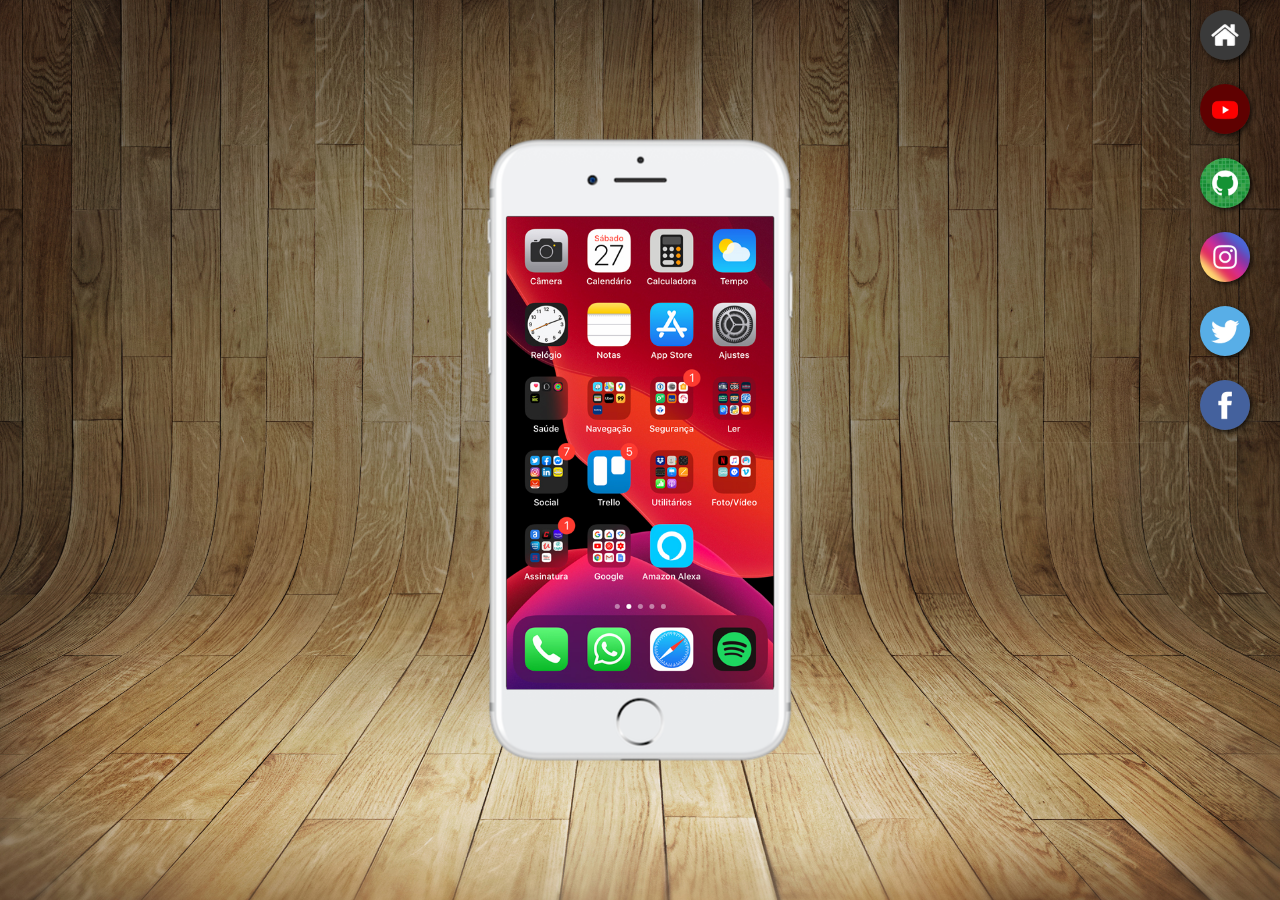
<file: index.html>
<!DOCTYPE html>
<html lang="pt-br">
<head>
    <meta charset="UTF-8">
    <meta name="viewport" content="width=device-width, initial-scale=1.0">
    <link rel="shortcut icon" href="imagens/favicon.ico" type="image/x-icon">
   <link rel="stylesheet" href="estilos/style.css">
    <title>Projeto rede social</title>
</head>
<body>
    <main>
       <section id="telefone">
            <iframe src="home.html" name="tela" id="tela" frameborder="0">
                Seu navegador não é comptatível com isso.
            </iframe>
        </section>
        <section id="redes-sociais">
            <a href="home.html" target="tela"><img src="imagens/logo-home.jpg" alt="home"></a><br>
            <a href="youtube.html" target="tela"><img src="imagens/logo-youtube.jpg" alt="youtube"></a><br>
            <a href="github.html" target="tela"><img src="imagens/logo-github.jpg" alt="logo-github"></a><br>
            <a href="instagram.html" target="tela"><img src="imagens/logo-instagram.jpg" alt="instagram"></a><br>
            <a href="twitter.html" target="tela"><img src="imagens/logo-twitter.jpg" alt="logo-twitter"></a><br>
            <a href="facebook.html" target="tela"><img src="imagens/logo-facebook.jpg" alt="facbook"></a>
        </section>
    </main>
</body>
</html>
</file>
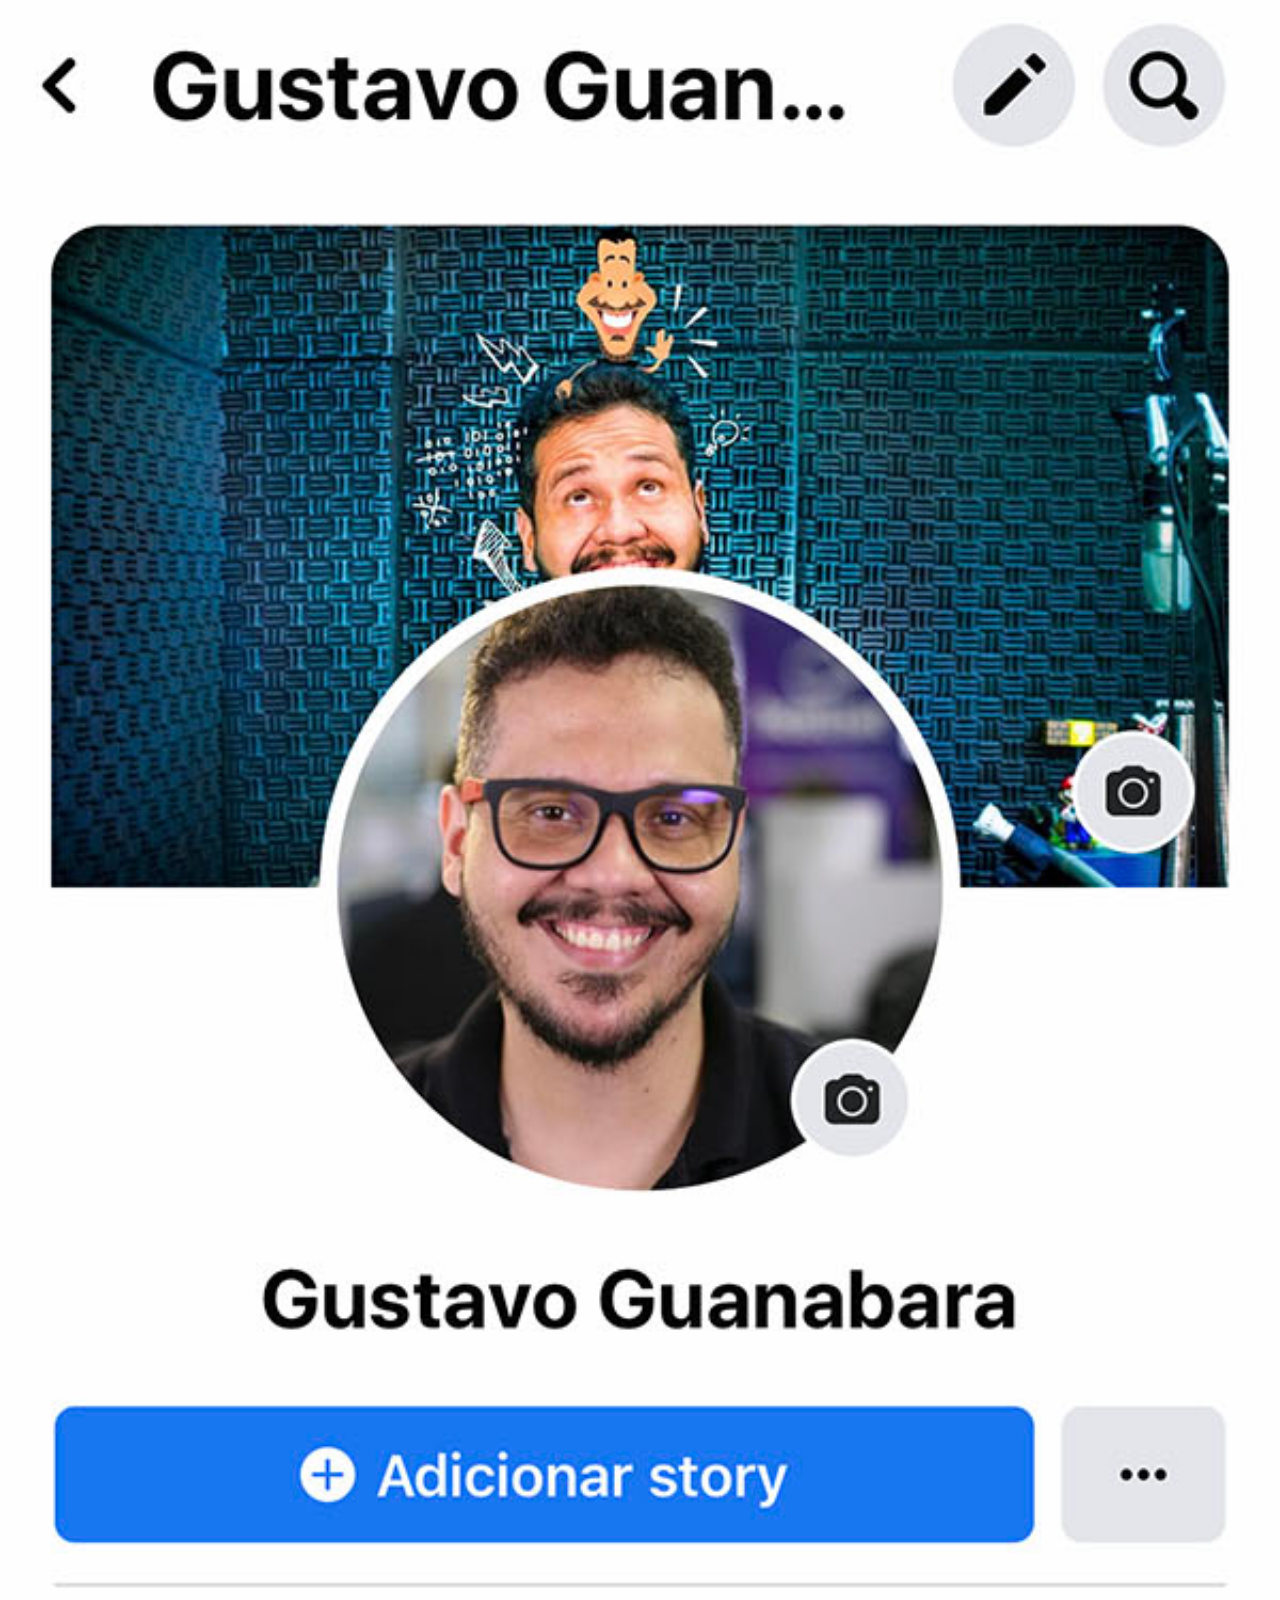
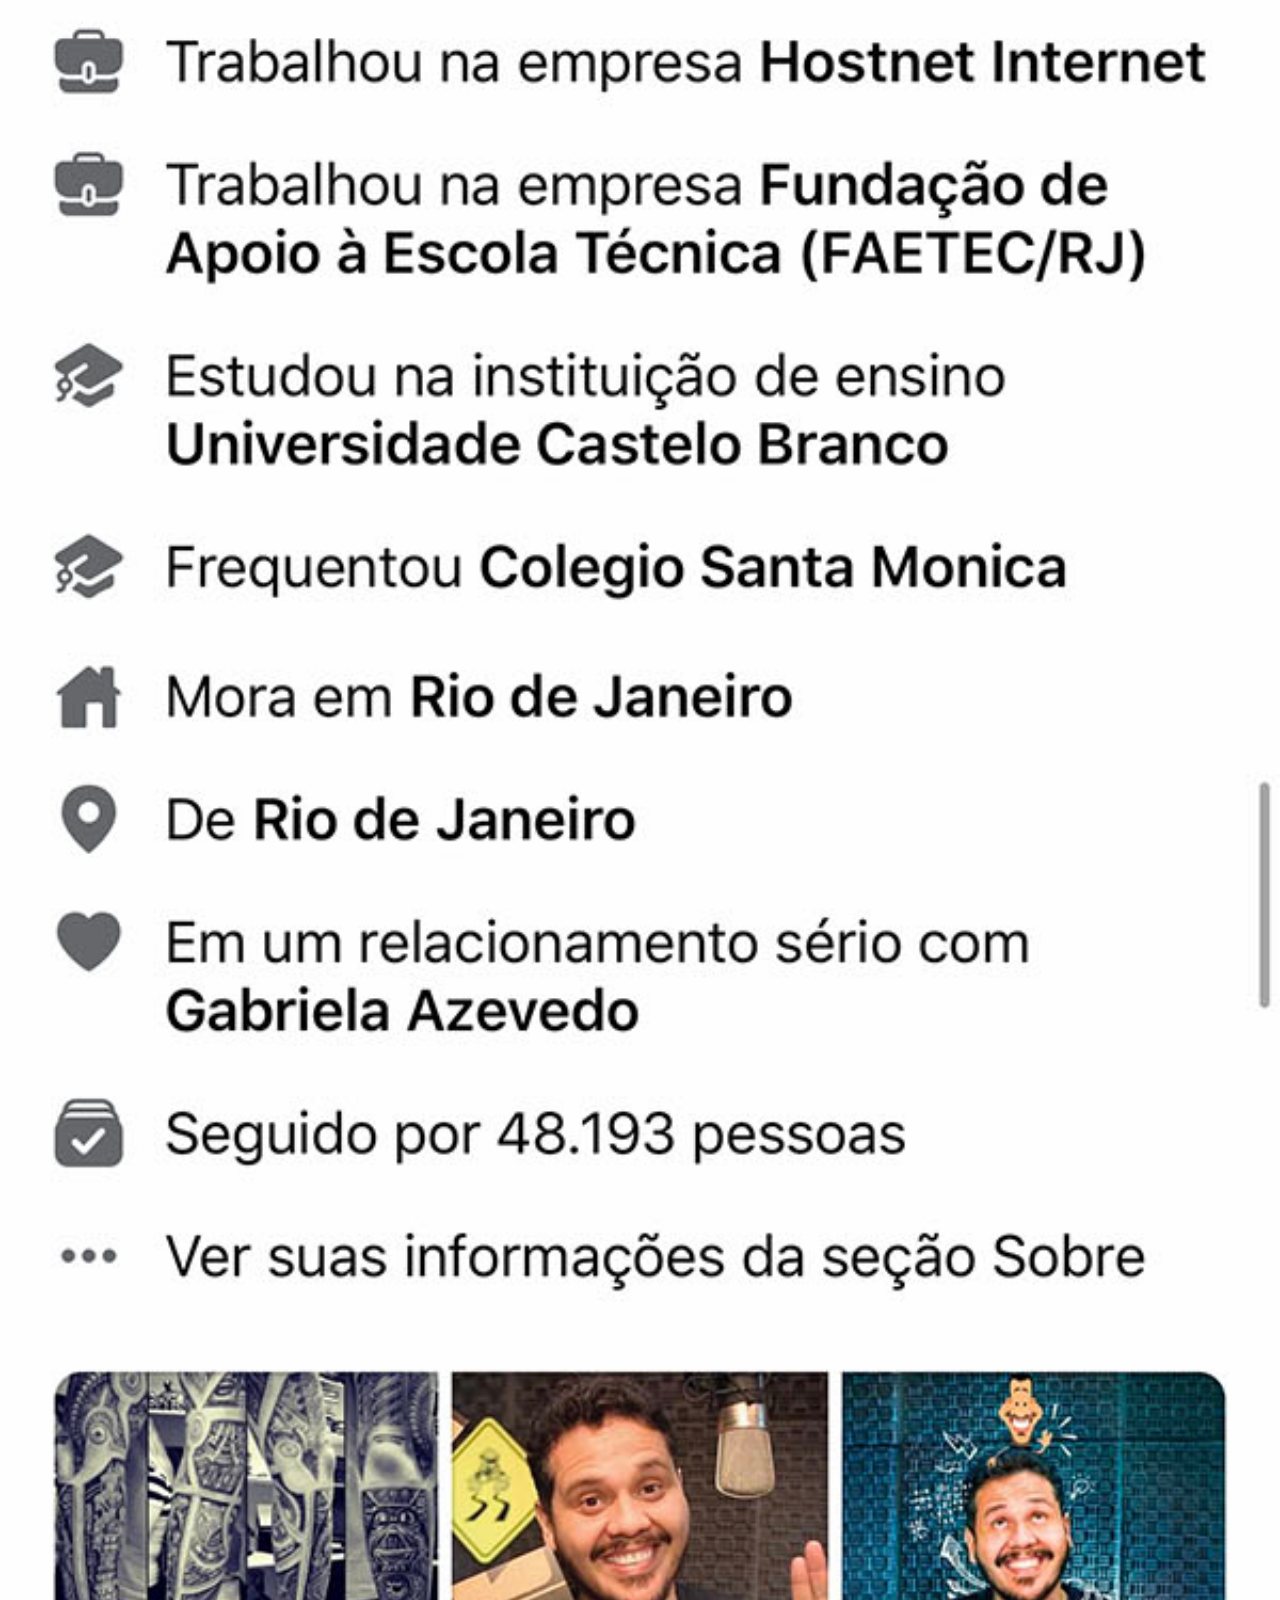
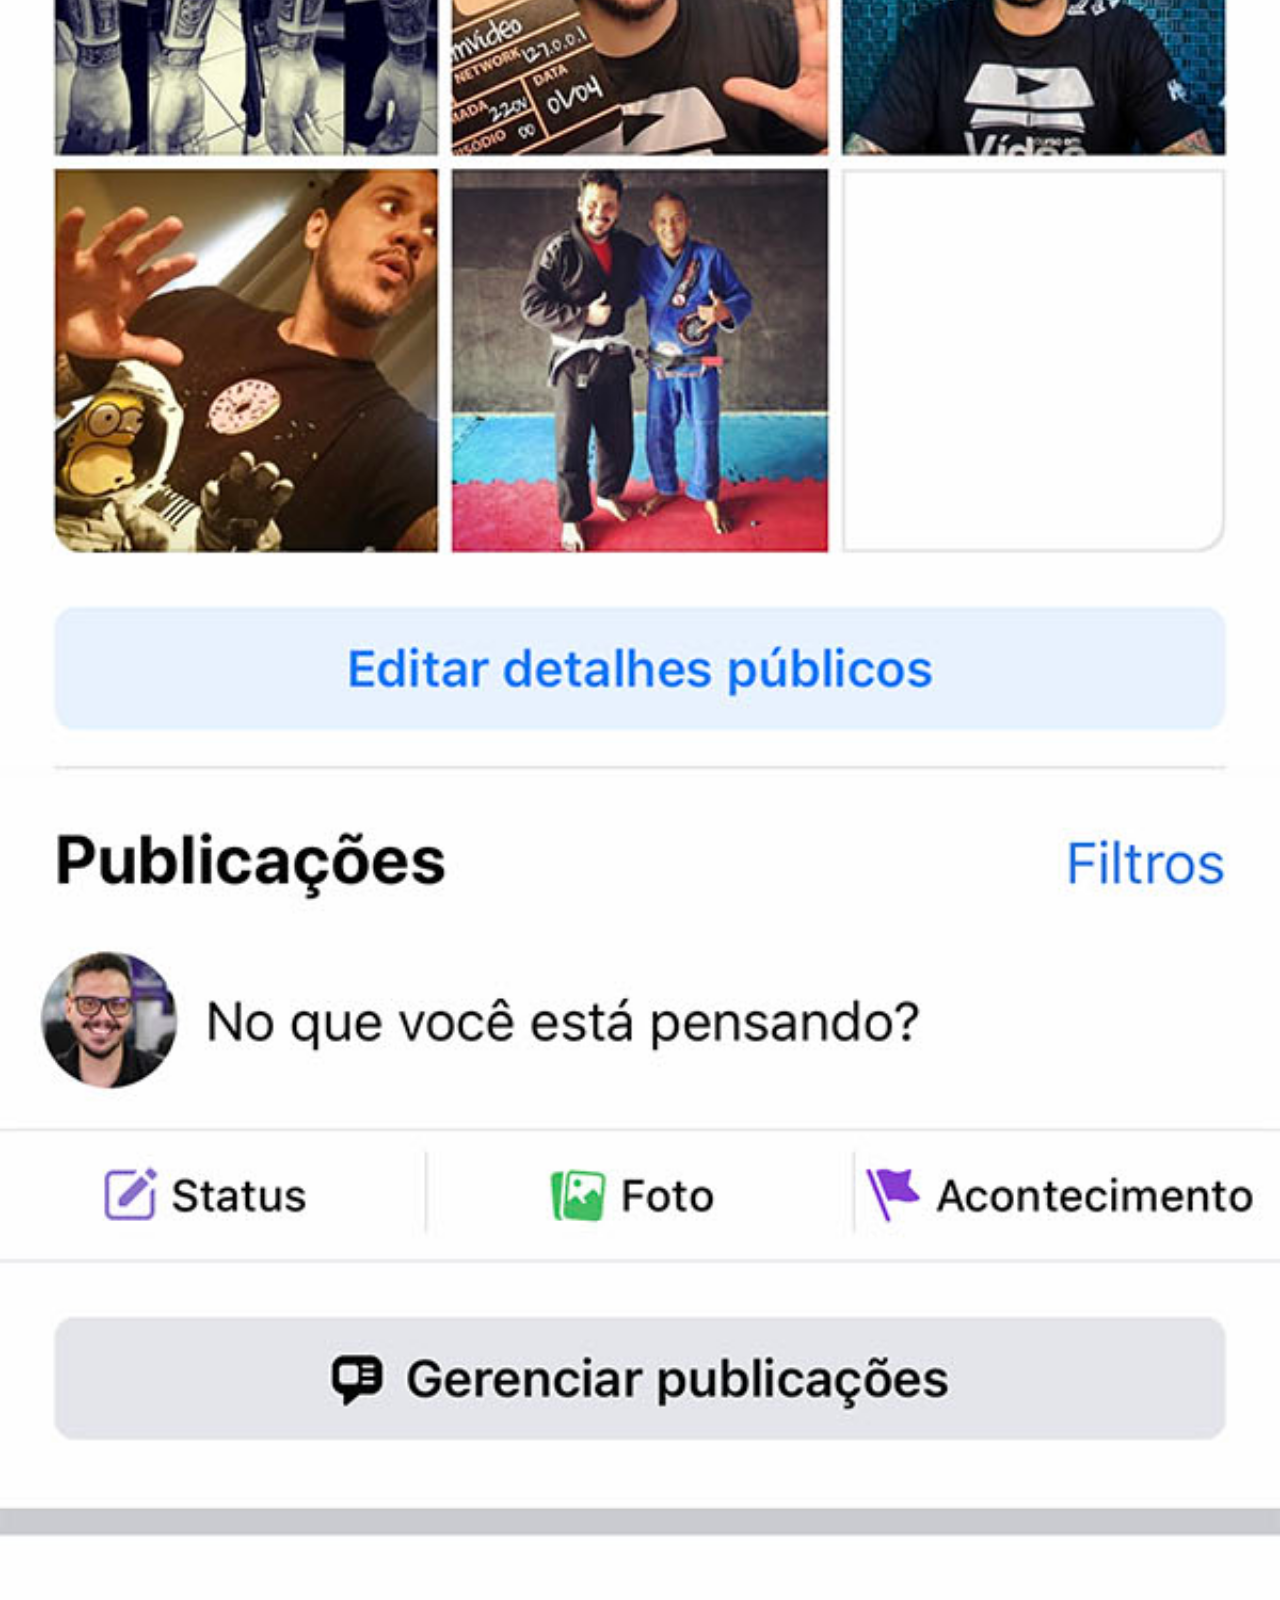
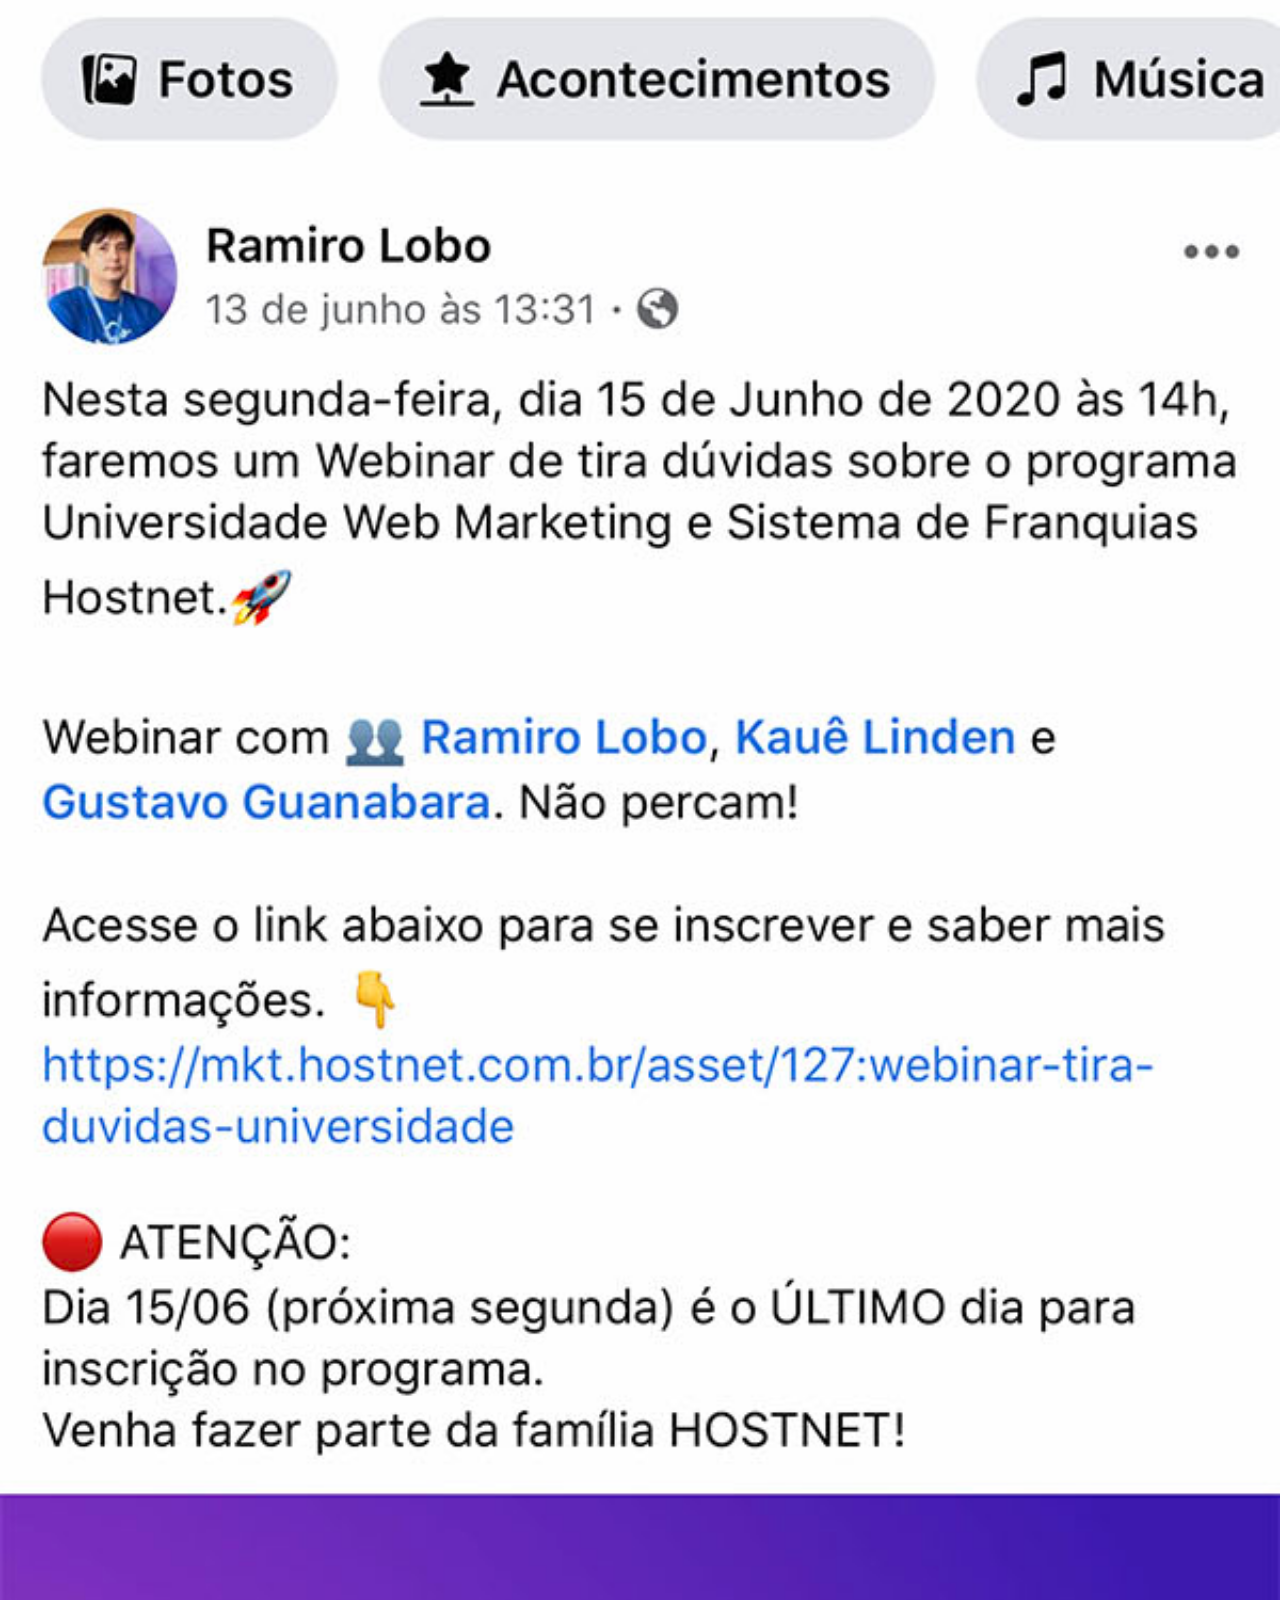
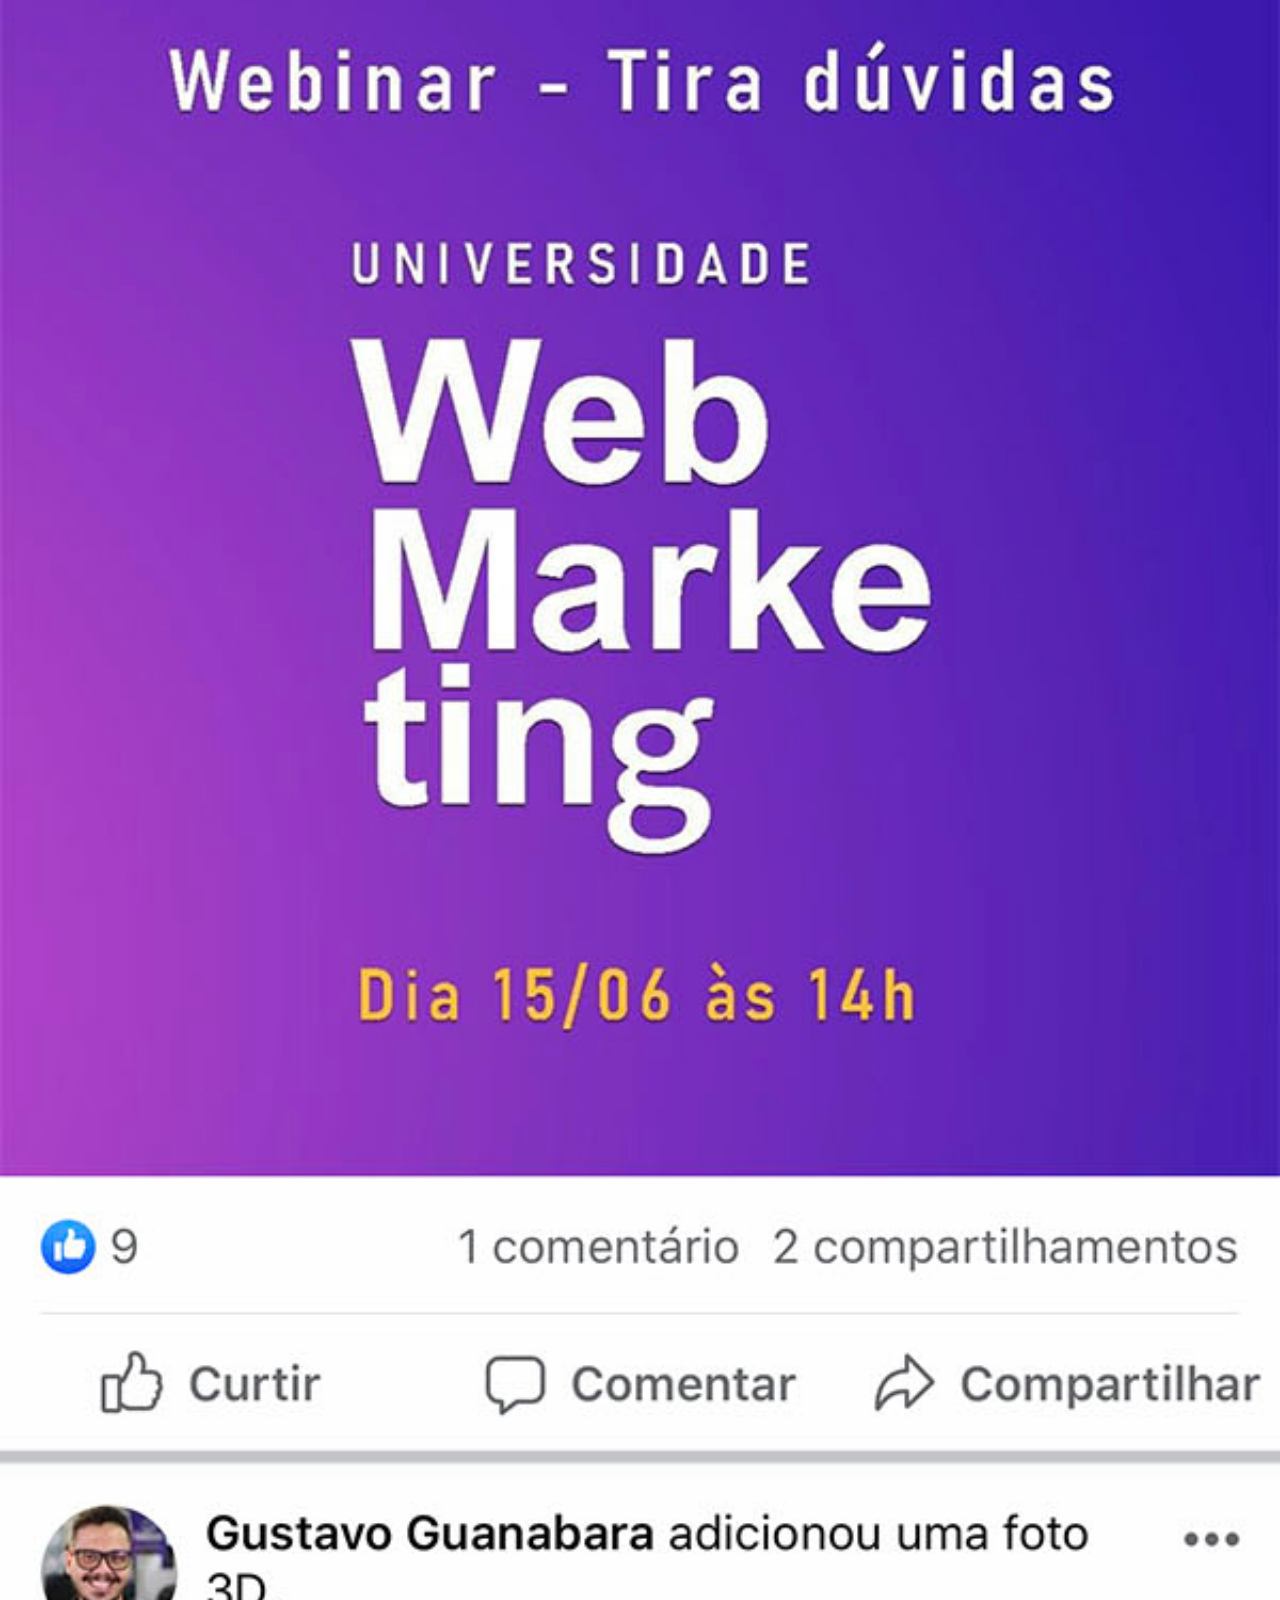
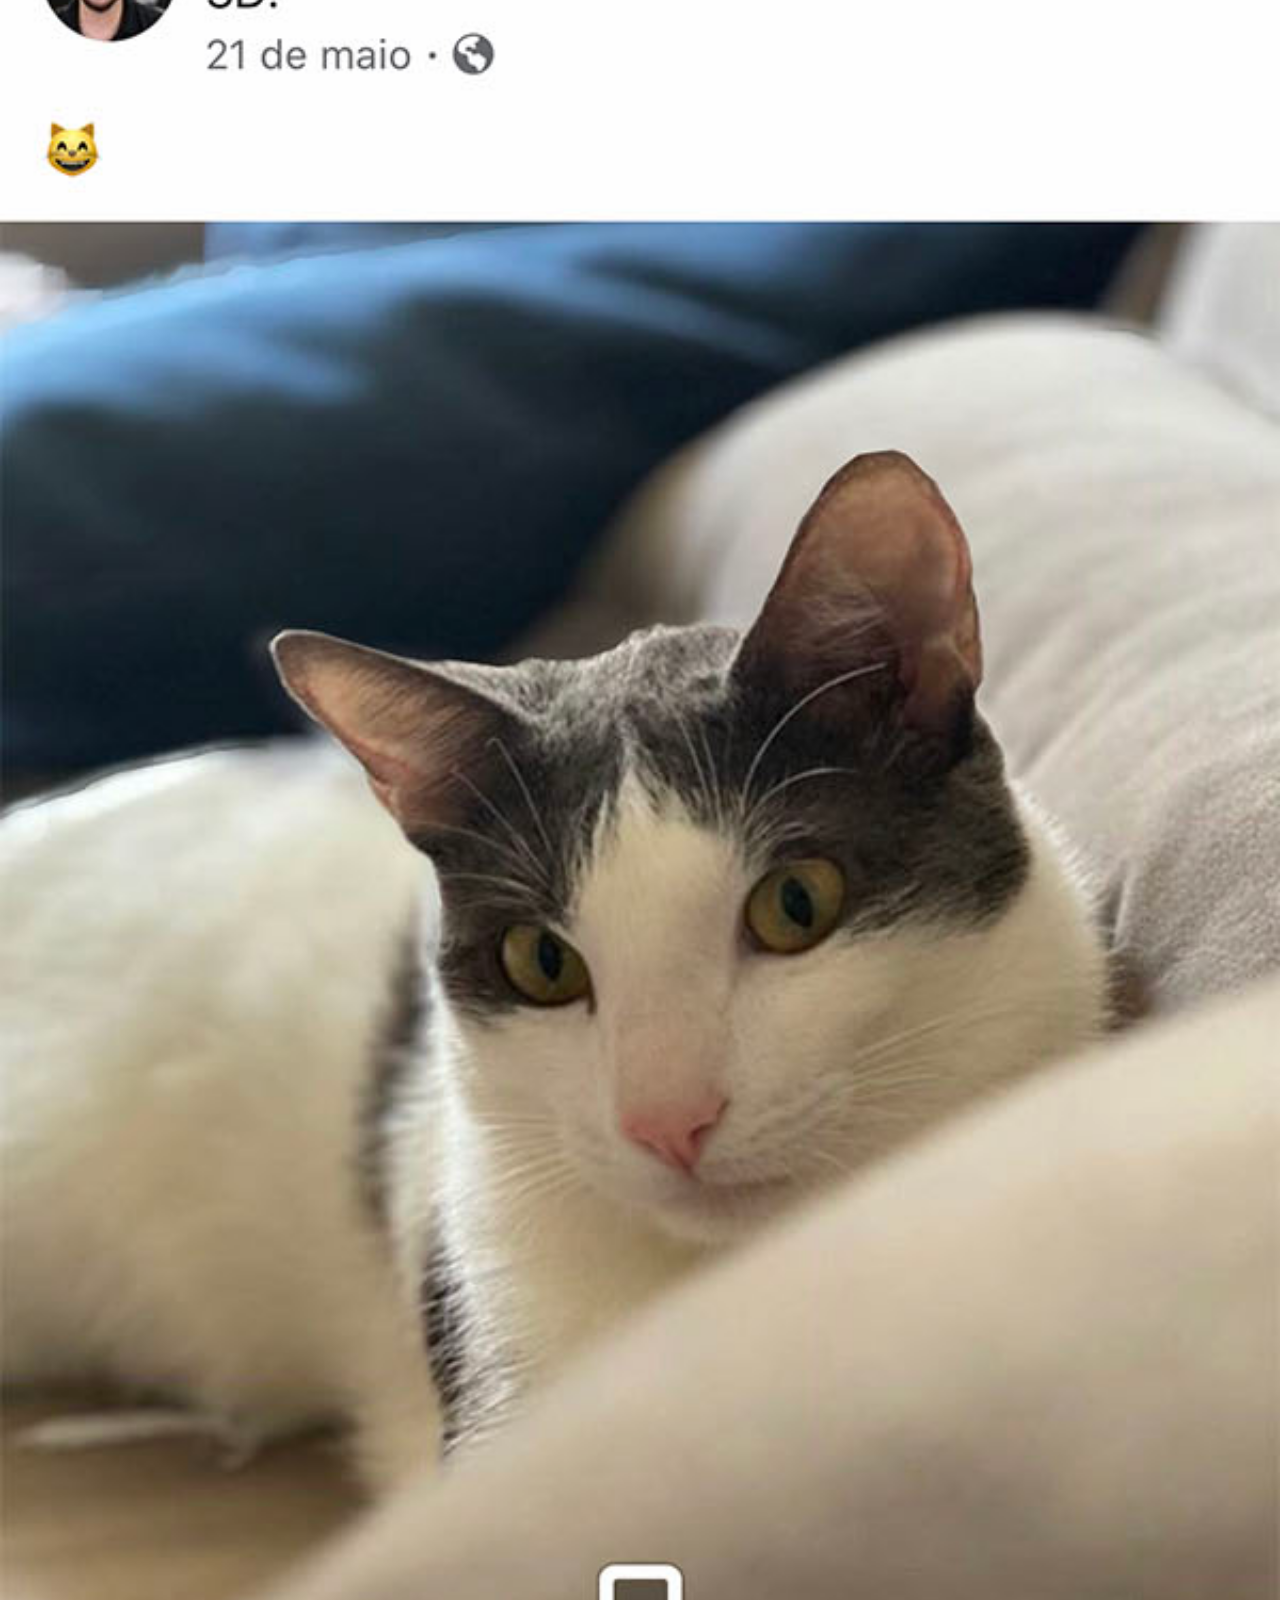
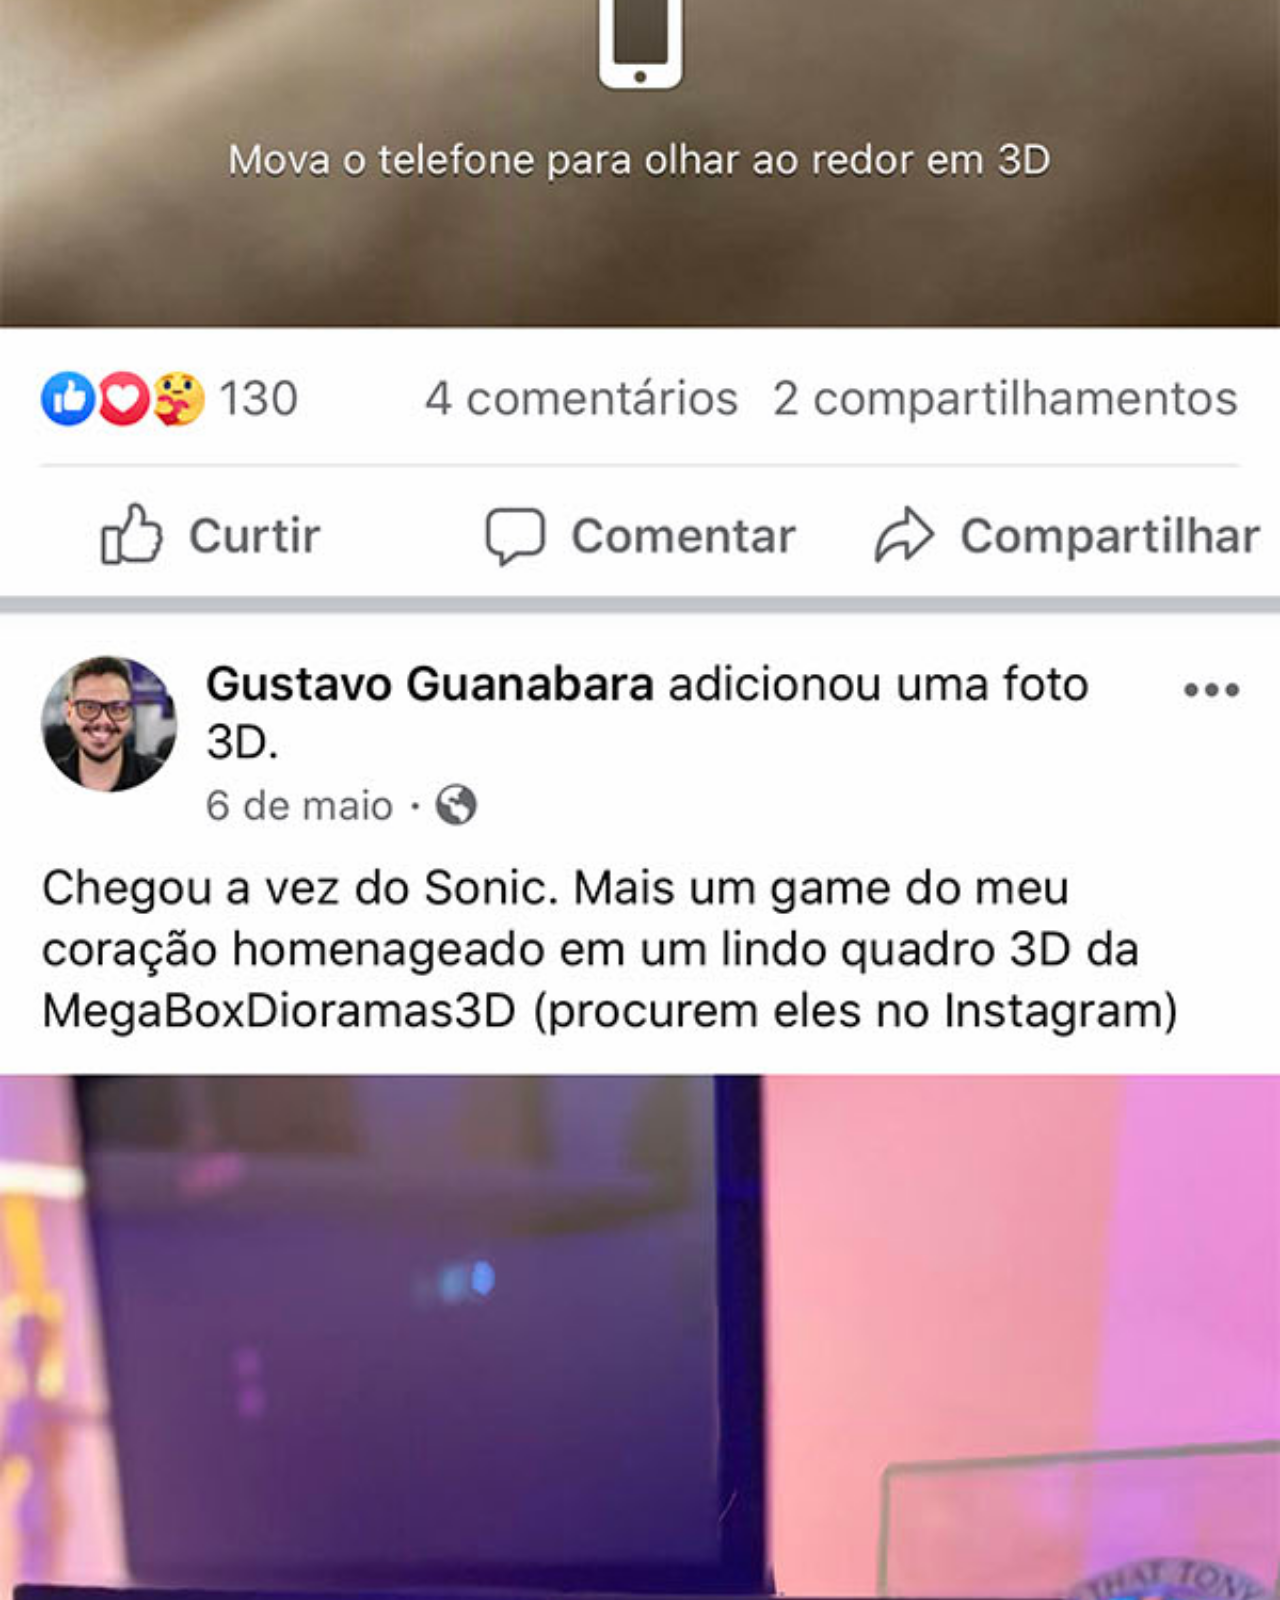
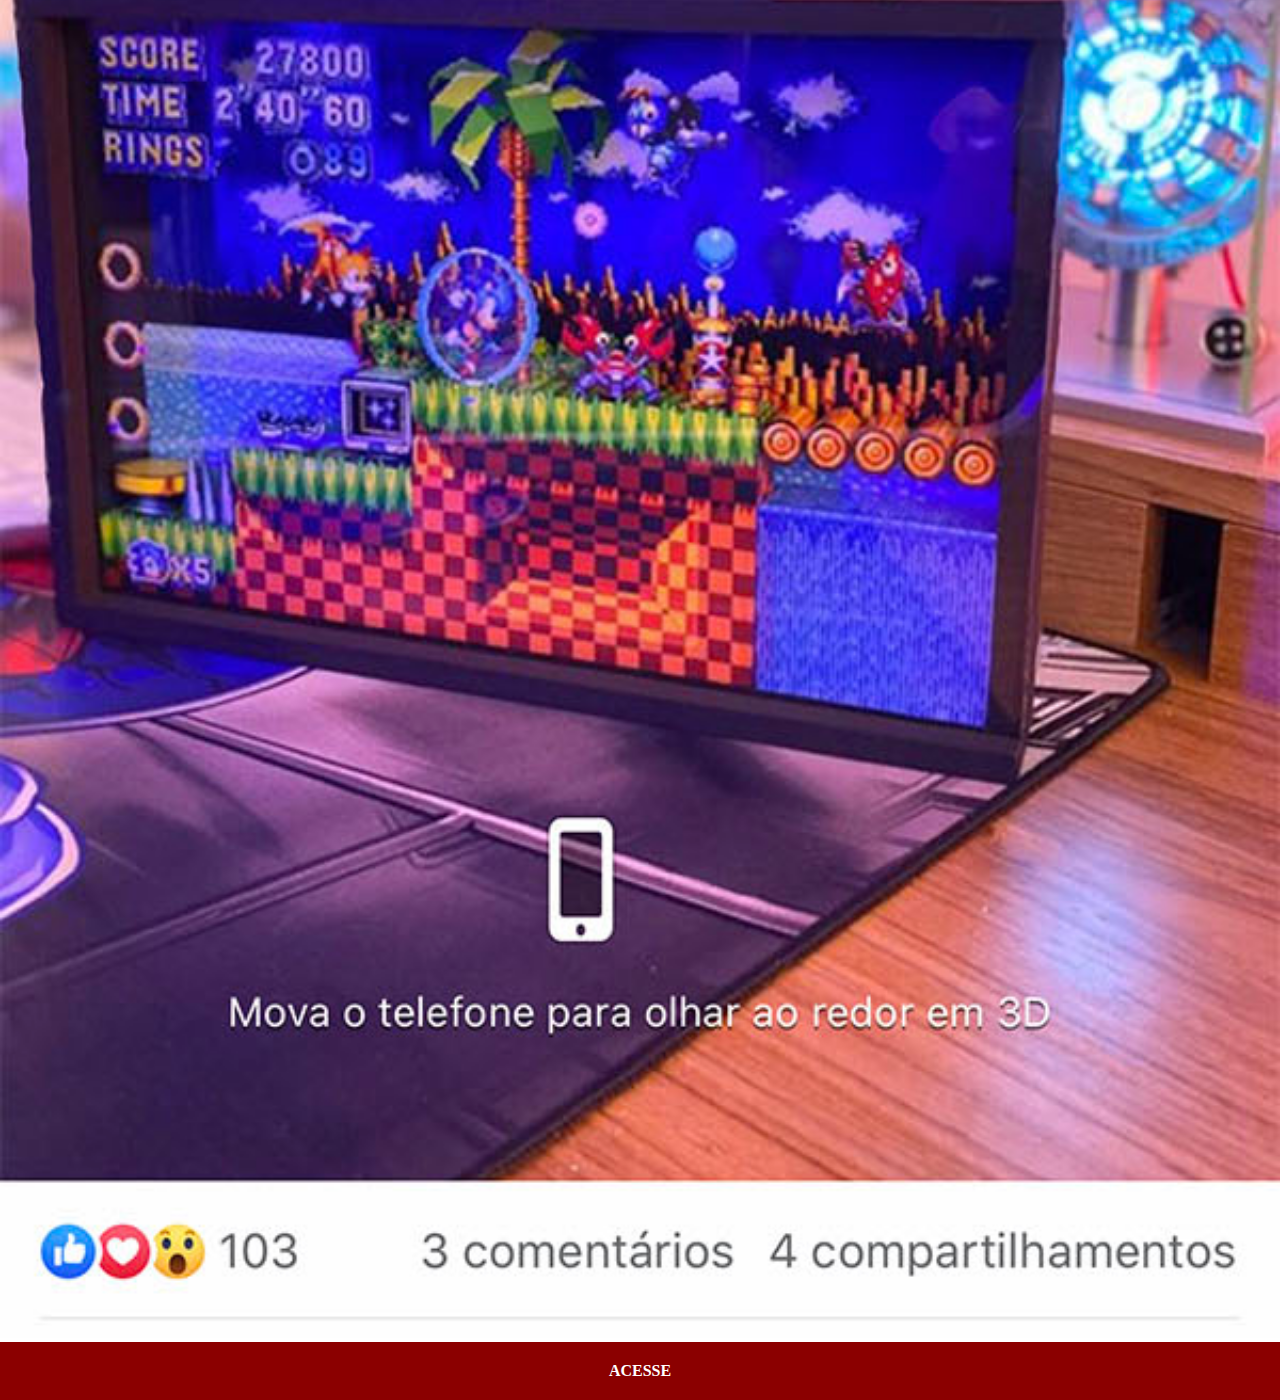
<file: facebook.html>
<!DOCTYPE html>
<html lang="pt-br">
<head>
    <meta charset="UTF-8">
    <meta name="viewport" content="width=device-width, initial-scale=1.0">
    <title>Facebook</title>
    <link rel="stylesheet" href="estilos/social.css">
</head>
<body>
    <img src="imagens/tela-facebook.jpg" alt="facebook">
    <a href="https://www.facebook/grcabentotona" target="_blank">ACESSE</a>
</body>
</html>
</file>
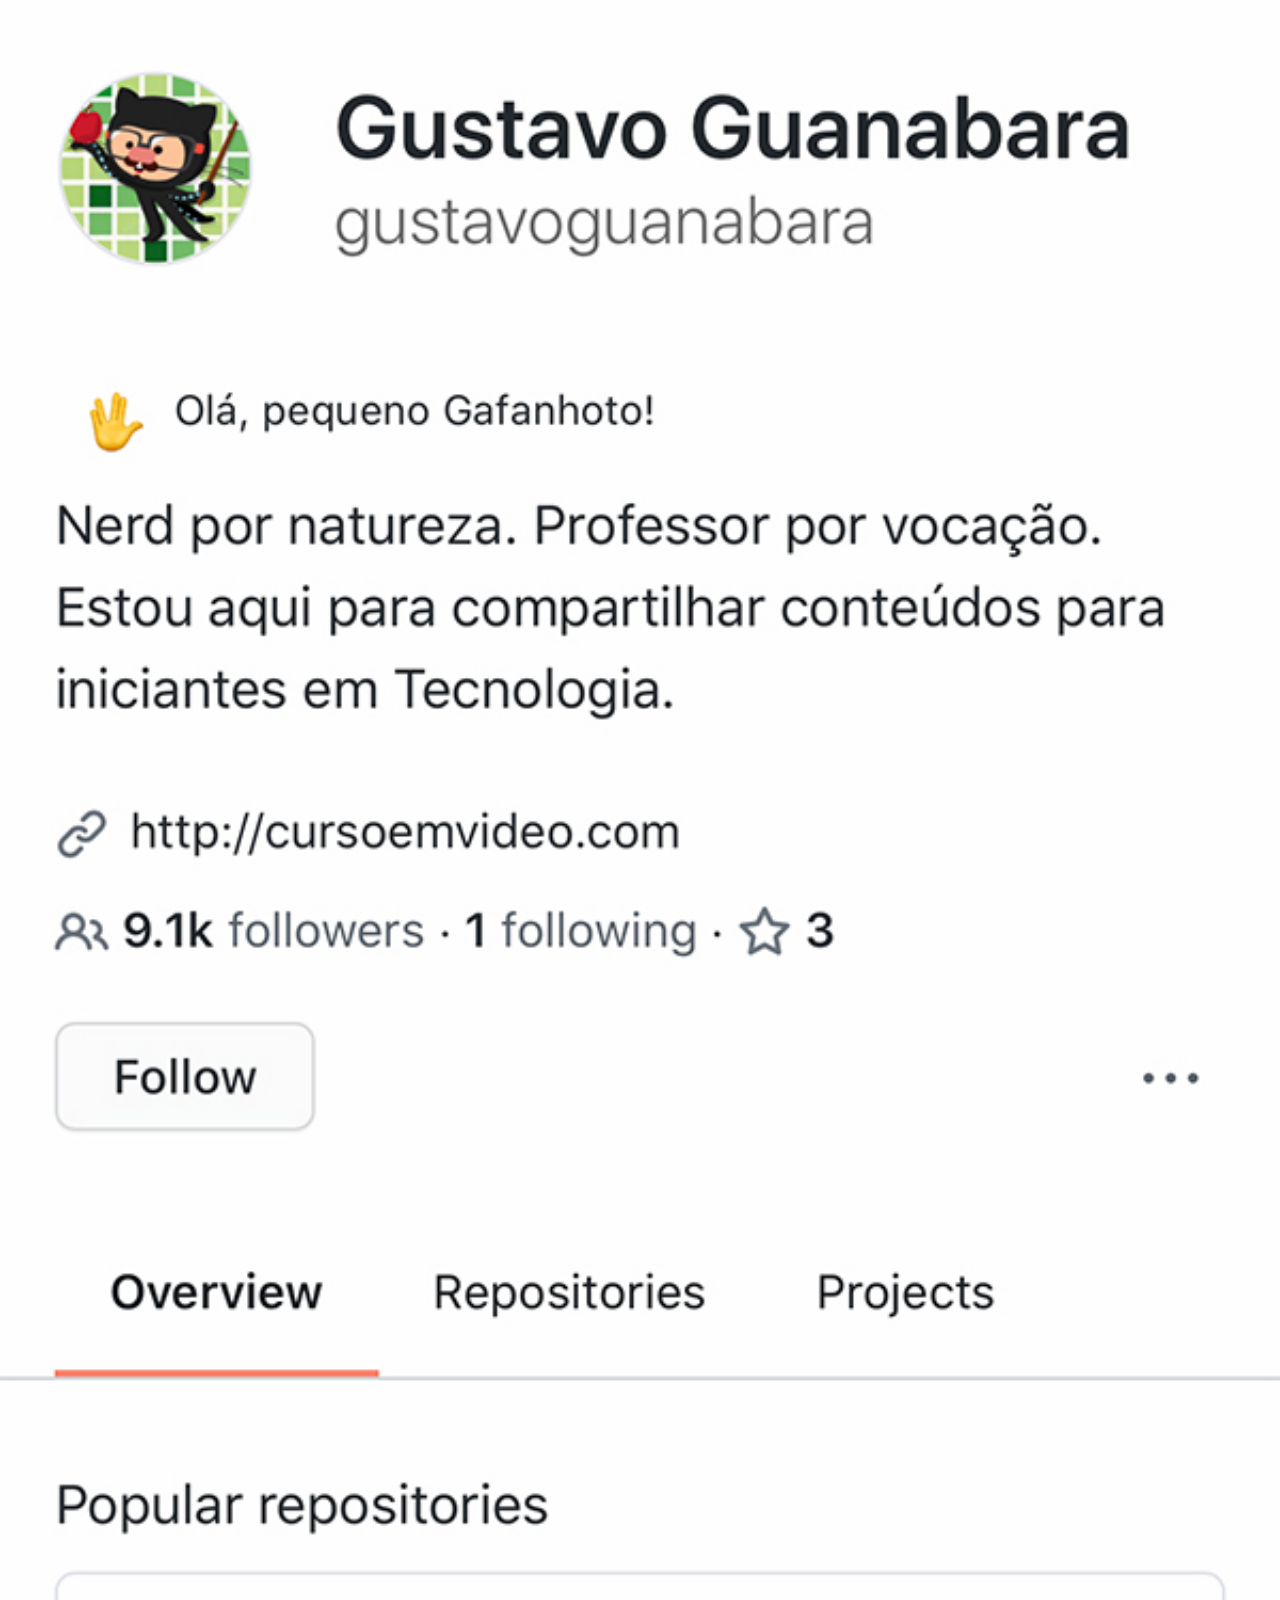
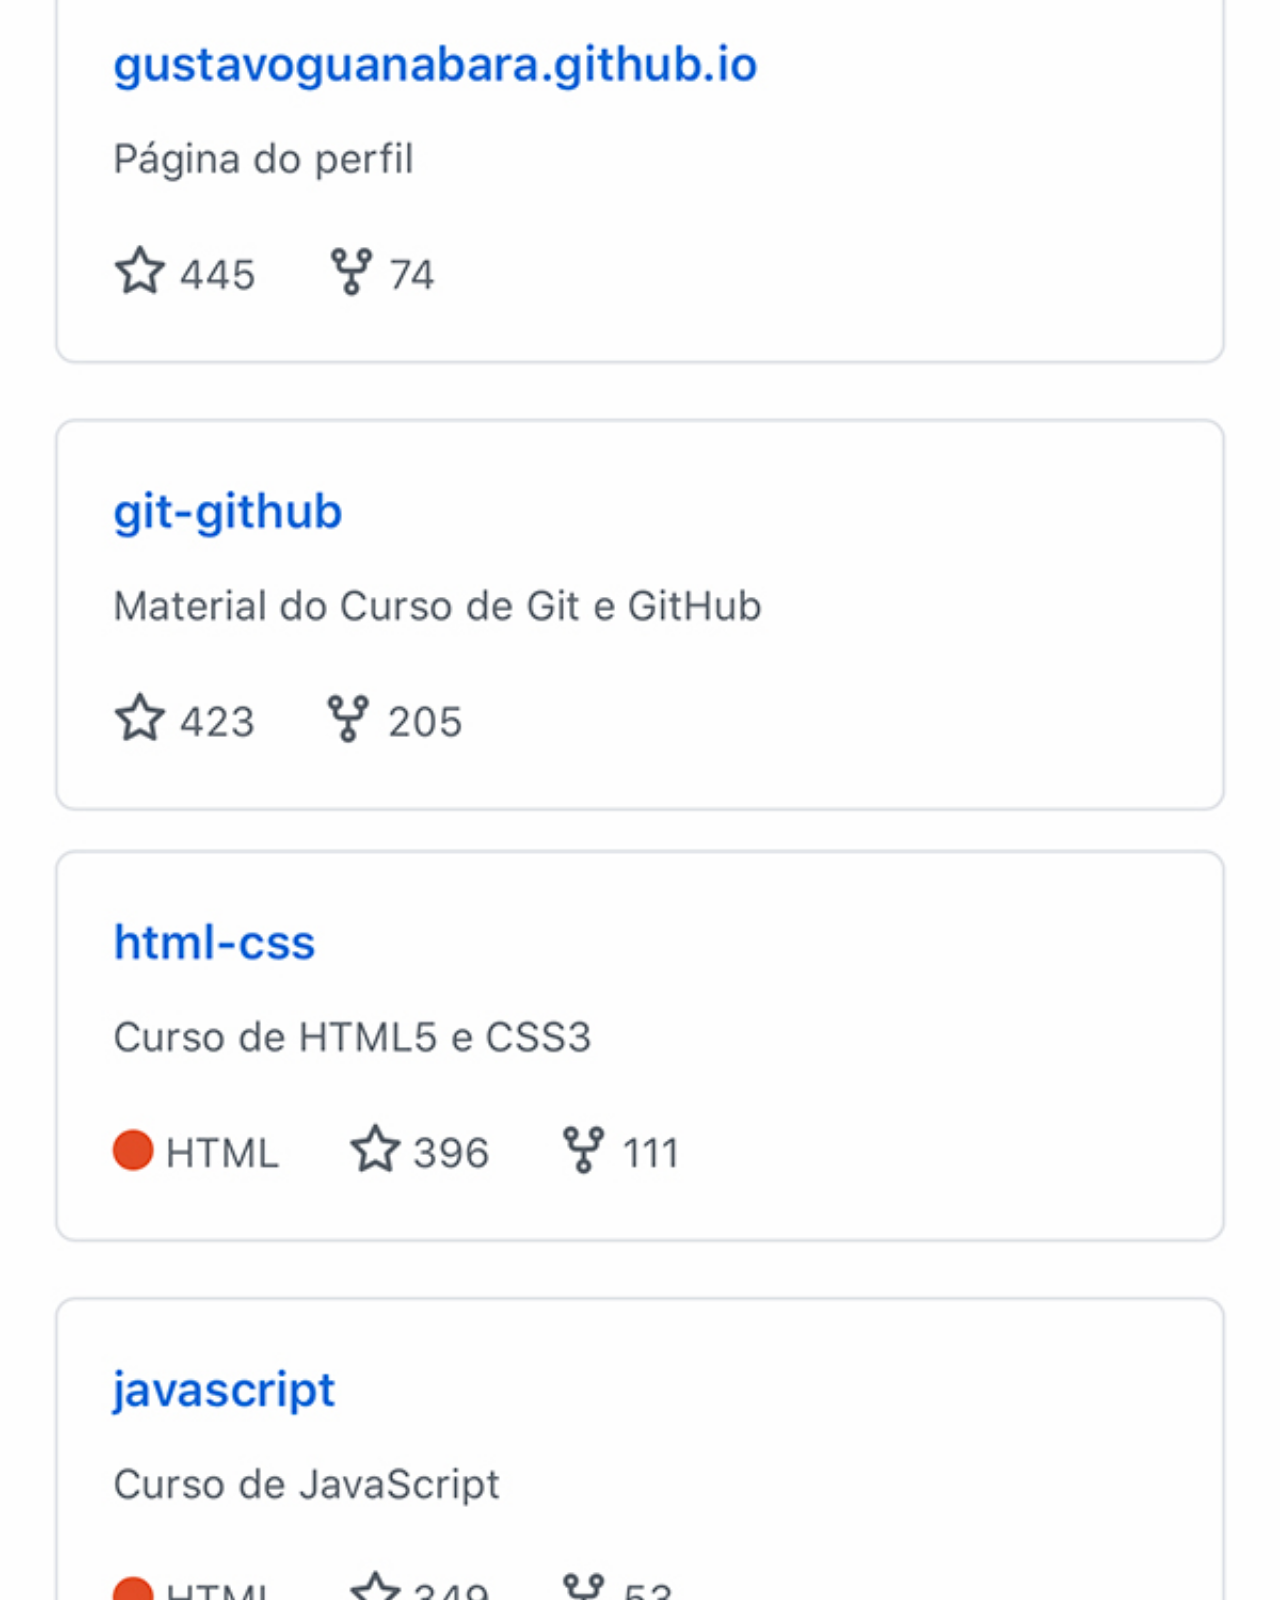
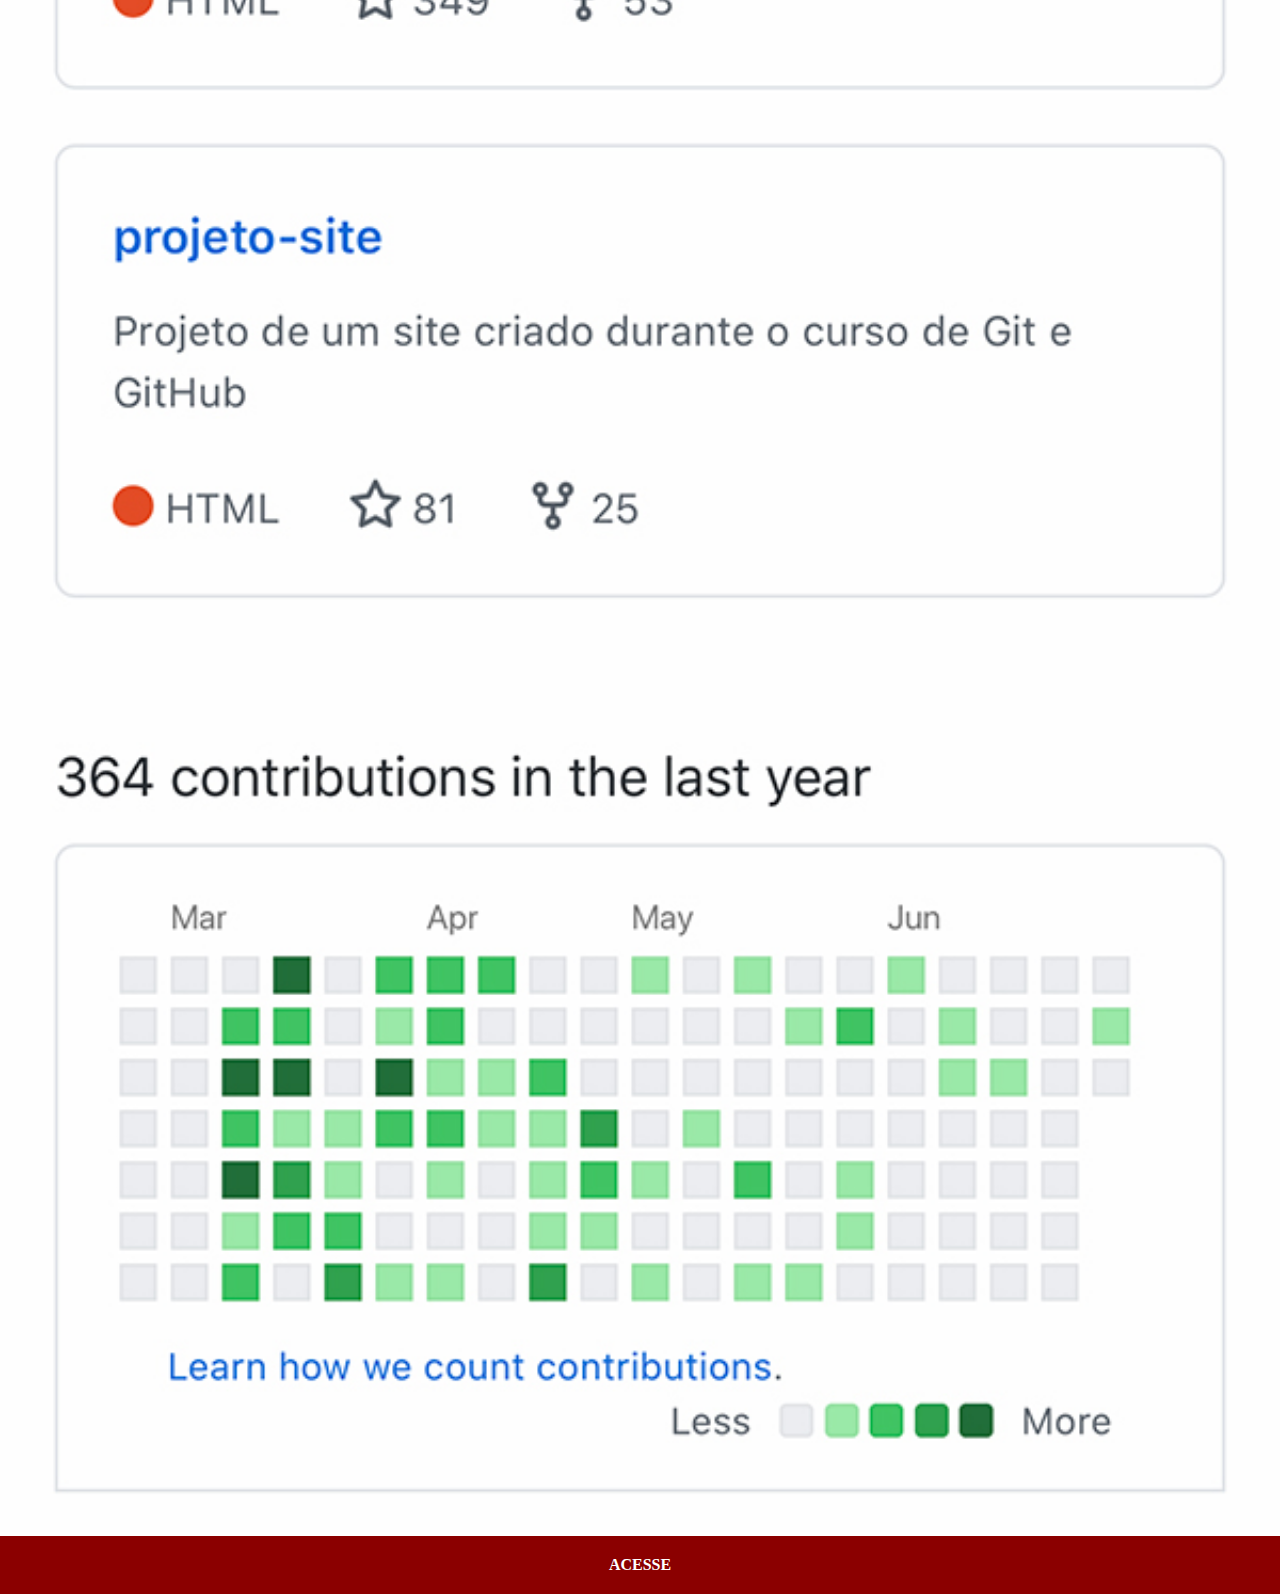
<file: github.html>
<!DOCTYPE html>
<html lang="pt-br">
<head>
    <meta charset="UTF-8">
    <meta name="viewport" content="width=device-width, initial-scale=1.0">
    <title>Github</title>
    <link rel="stylesheet" href="estilos/social.css">
</head>
<body>
    <img src="imagens/tela-github.jpg" alt="github">
    <a href="https://github.com/gracabentotona/html-css" target="_blank">ACESSE</a>
</body>
</html>
</file>
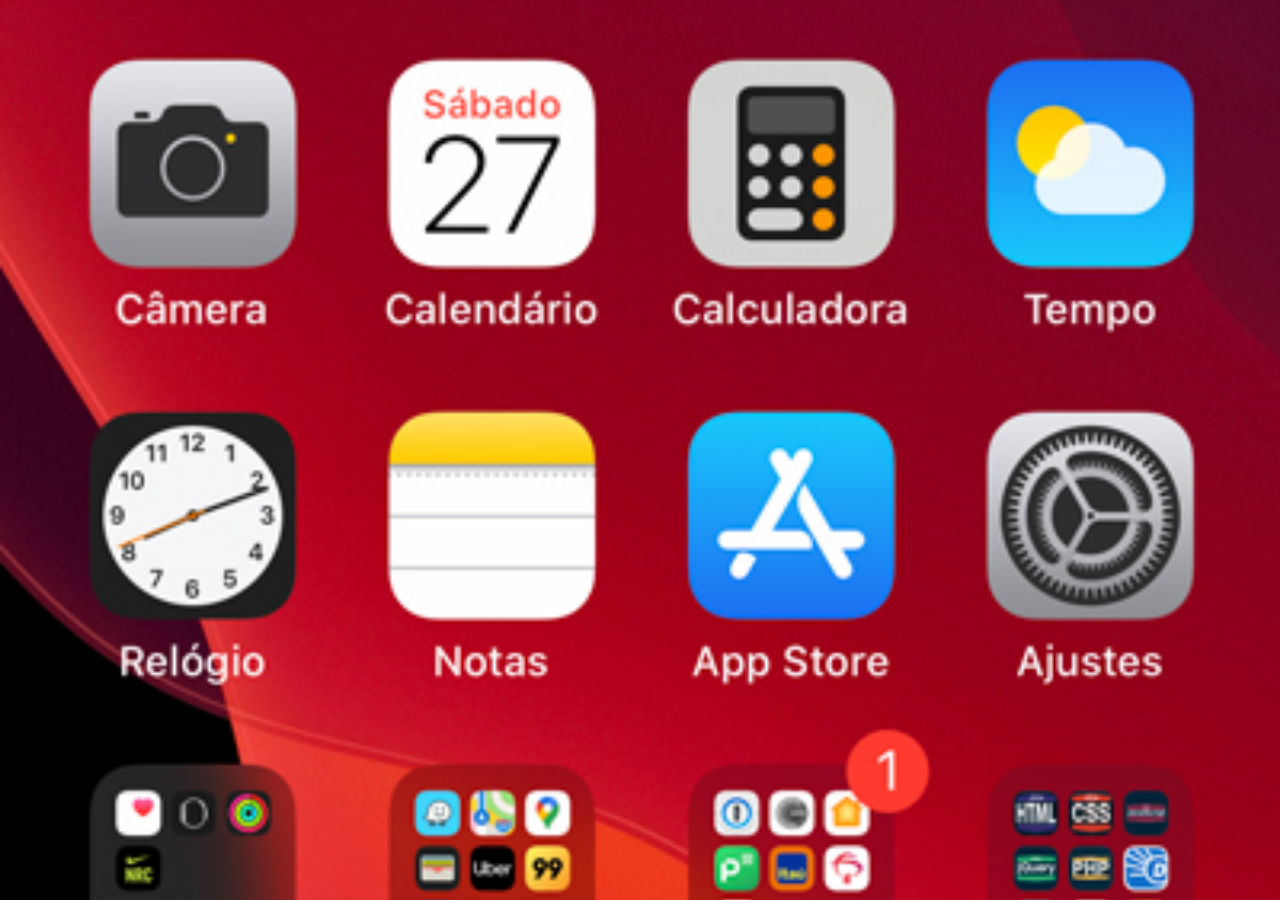
<file: home.html>
<!DOCTYPE html>
<html lang="pt-br">
<head>
    <meta charset="UTF-8">
    <meta name="viewport" content="width=device-width, initial-scale=1.0">
    <title>Home</title>
</head>
<style>
    * {
        margin: 0px;
        padding: 0px;
    }
    ::-webkit-scrollbar {
        width: 0px;
        height: 0px;
    }
    body {
        width: 100vw;
        height: 100vh;
        background: black url('imagens/tela-home.jpg') no-repeat top center;
        background-size: cover;
    }
</style>
<body>
    
</body>
</html>
</file>
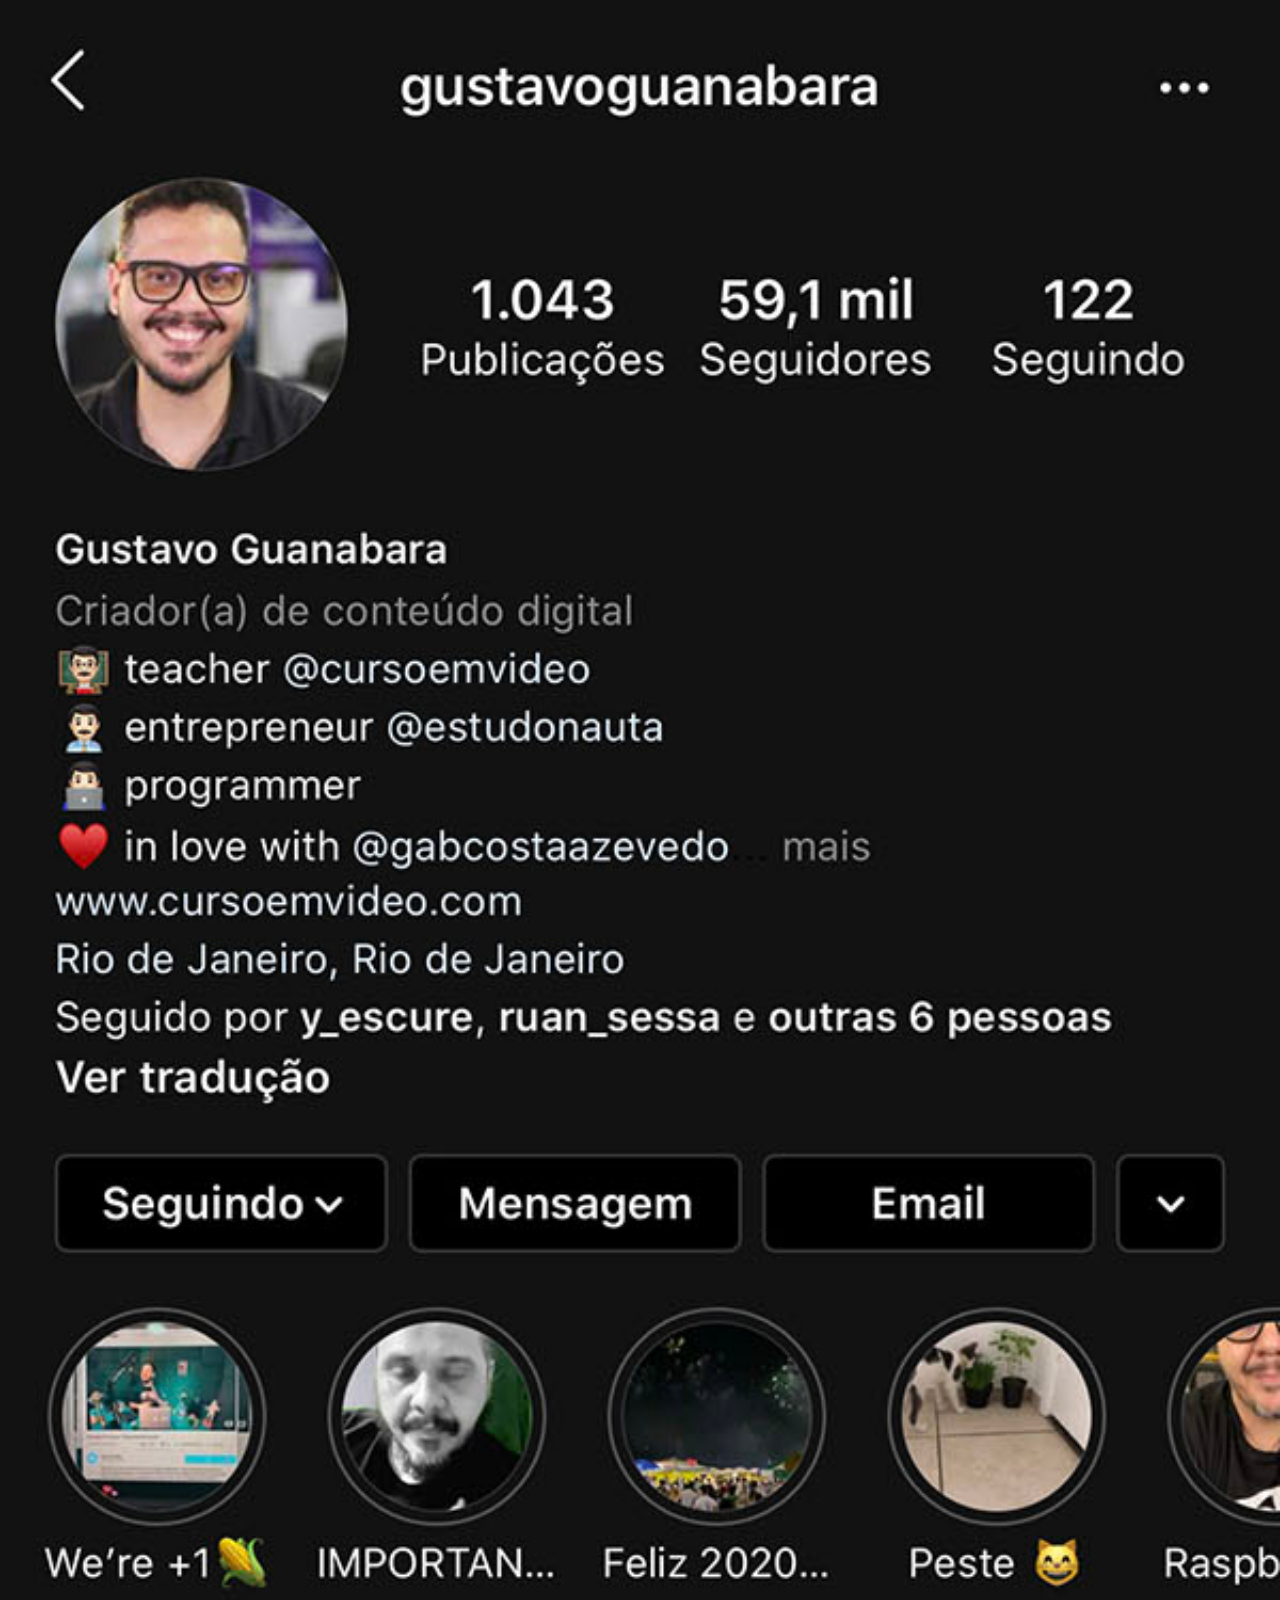
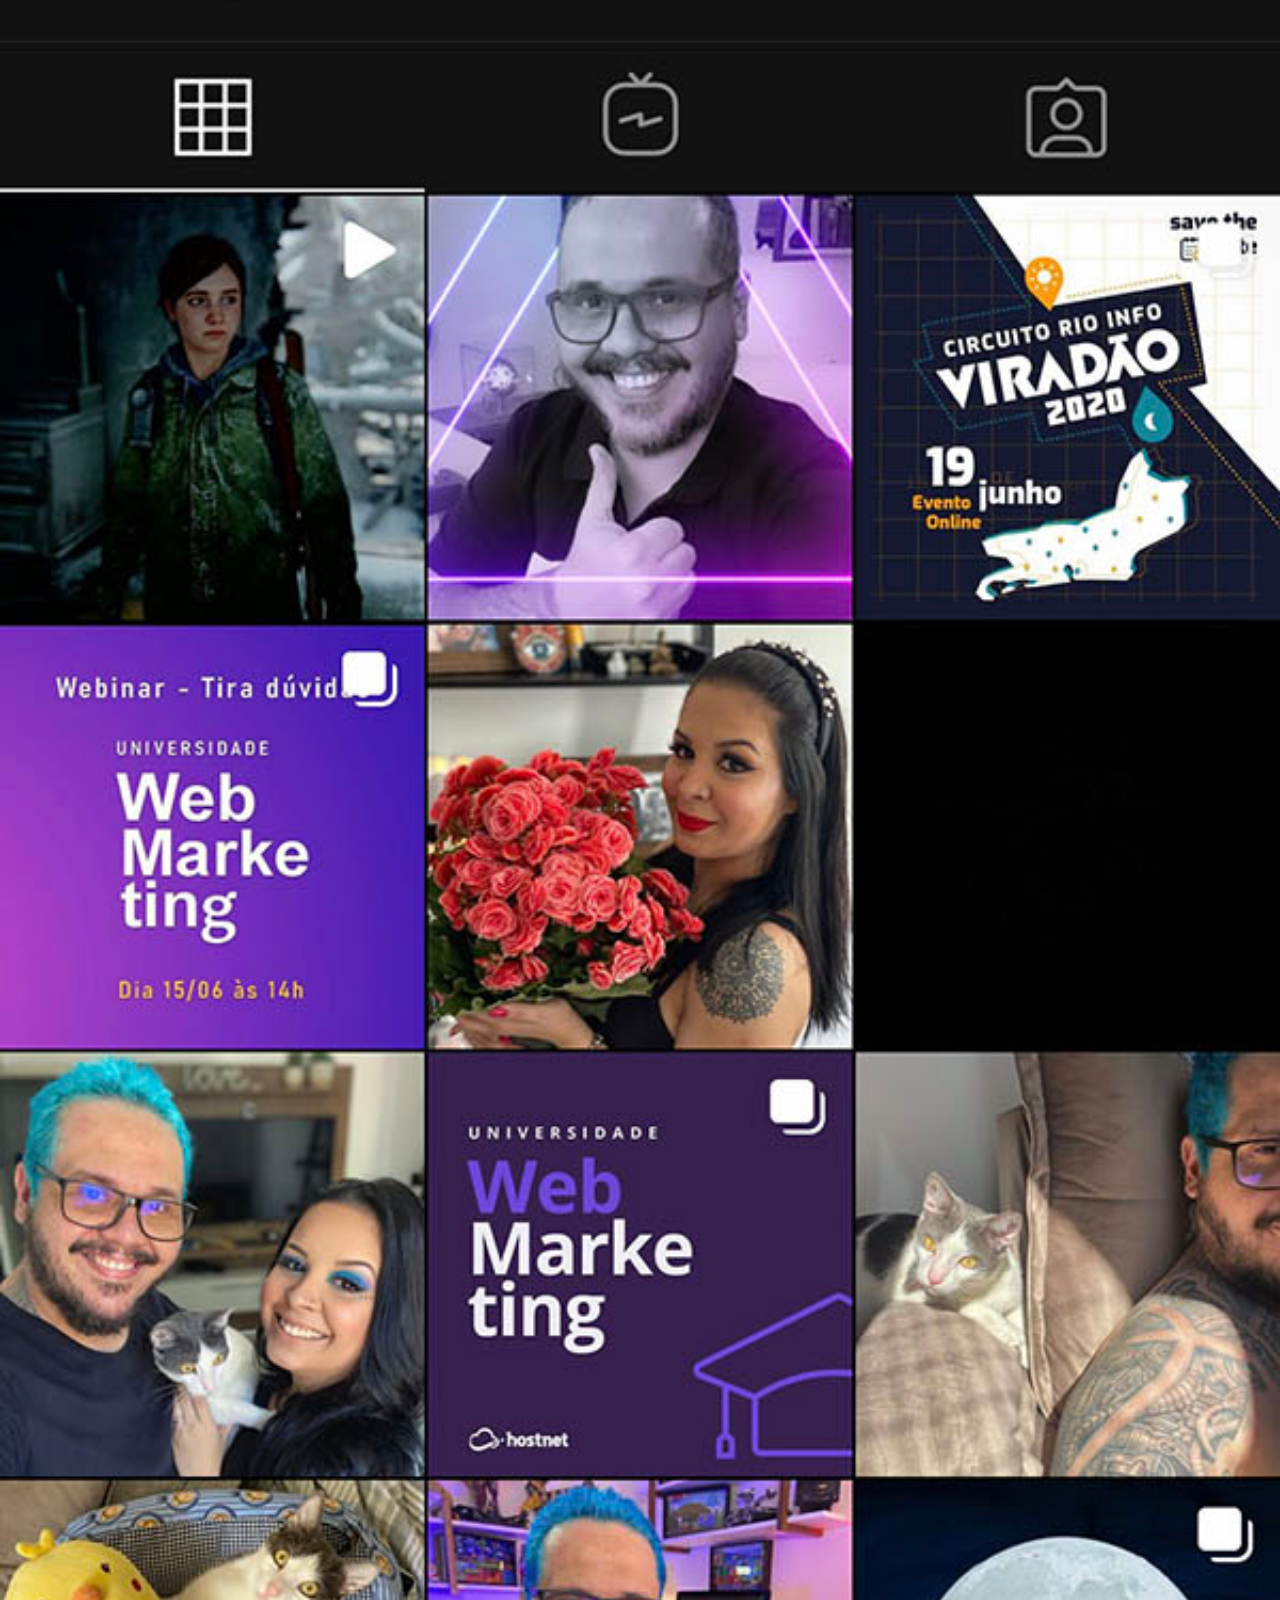
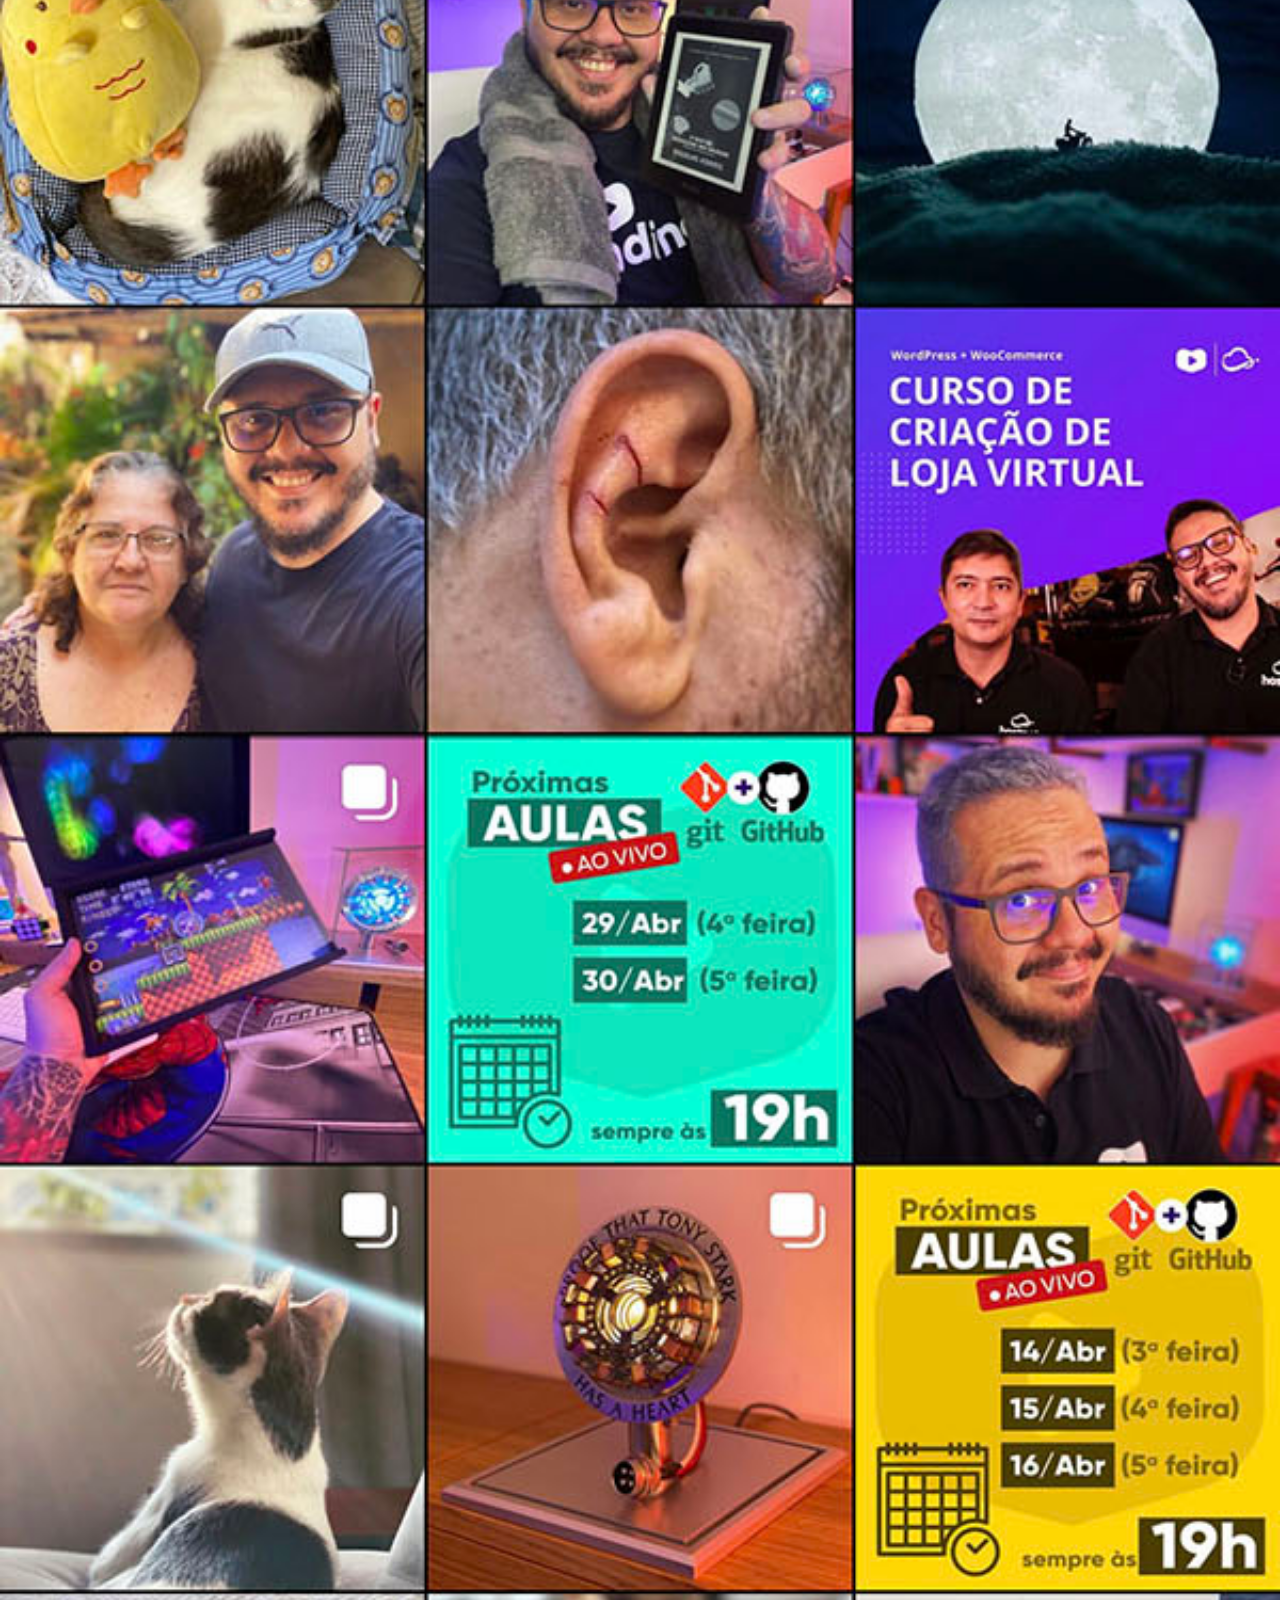
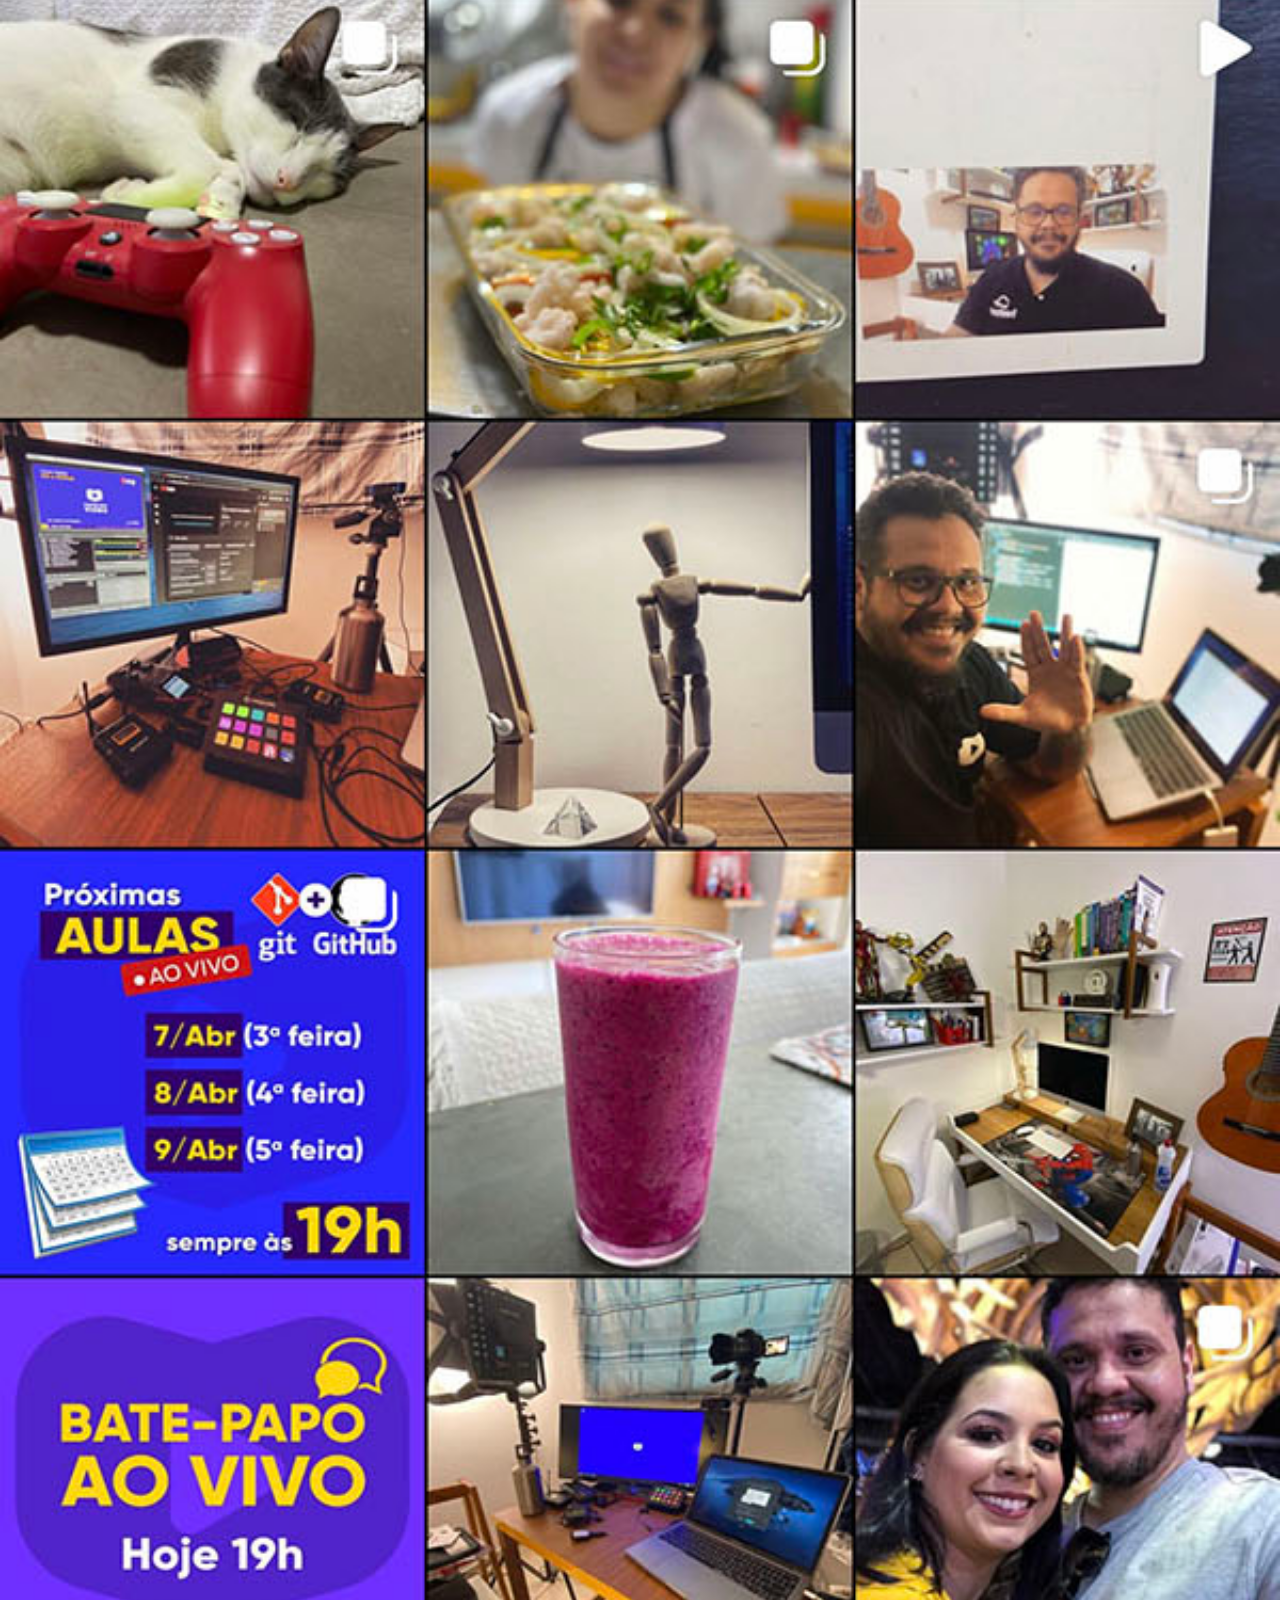
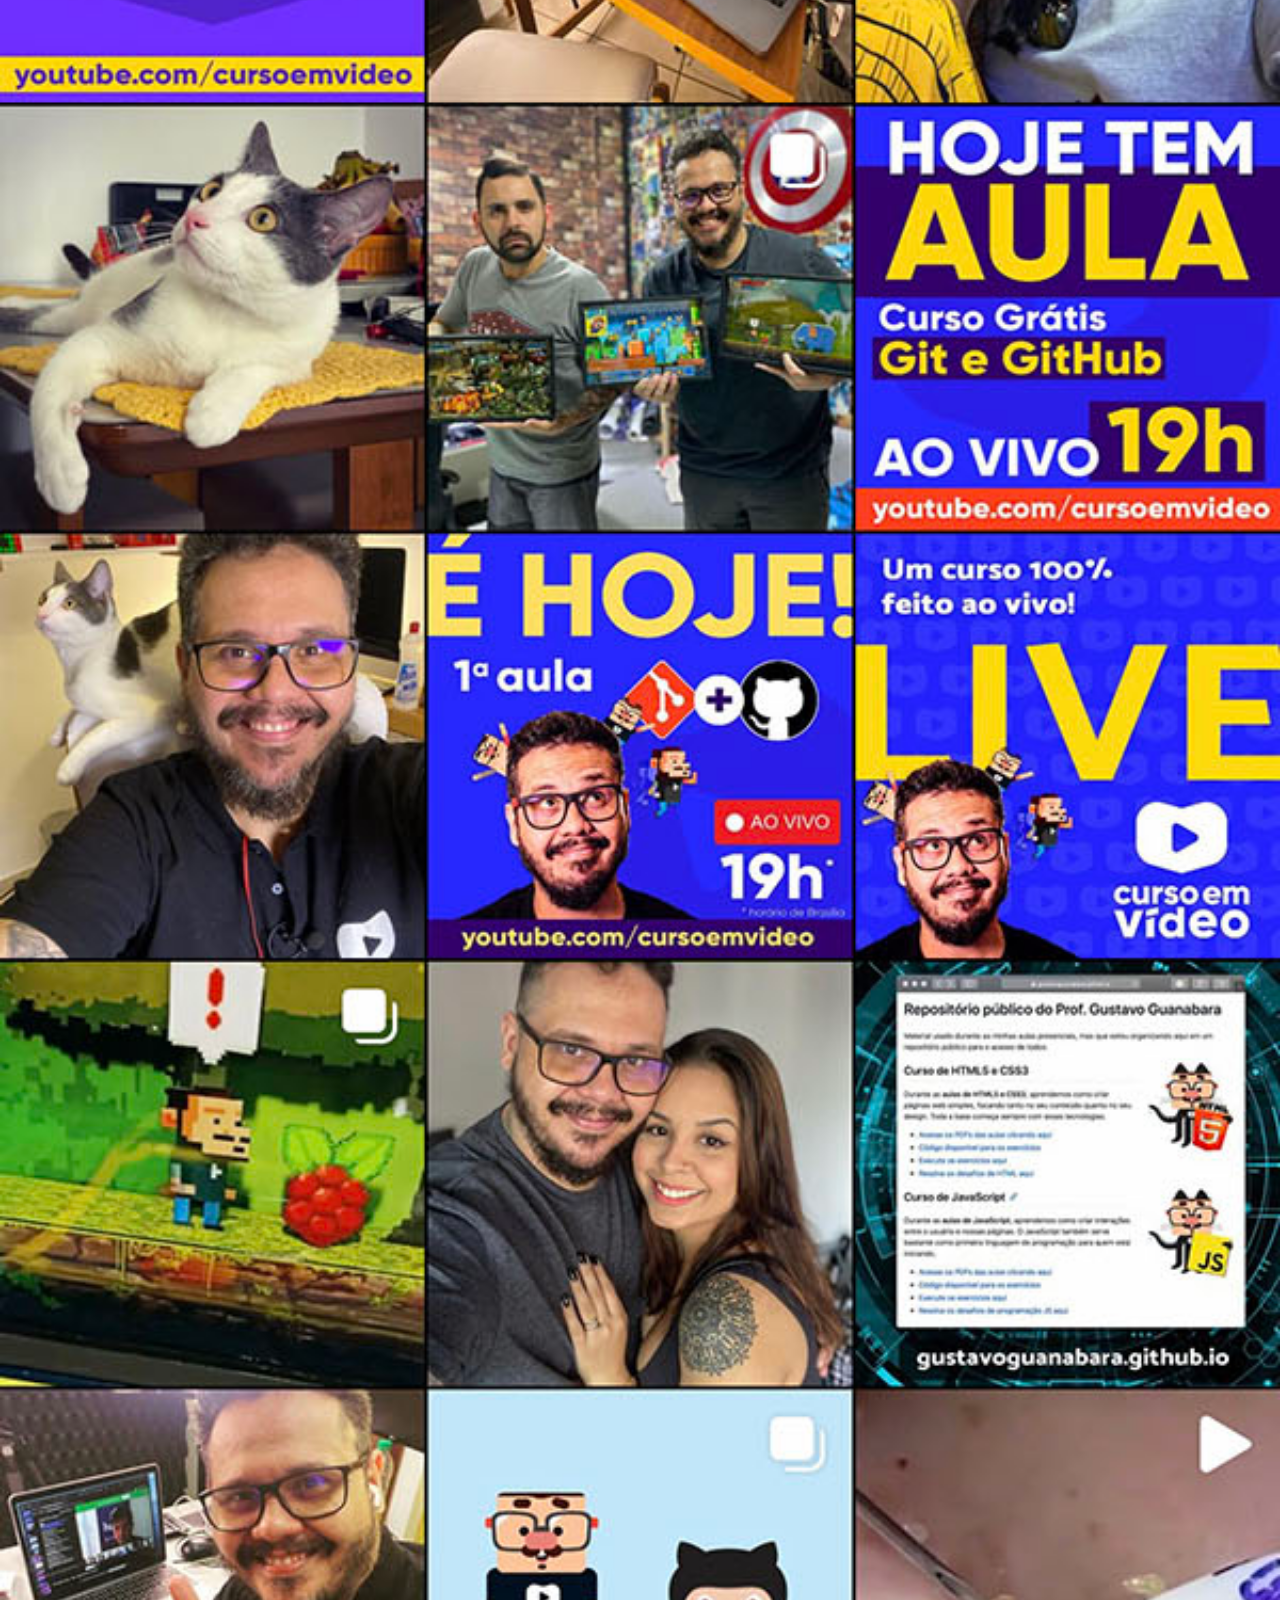
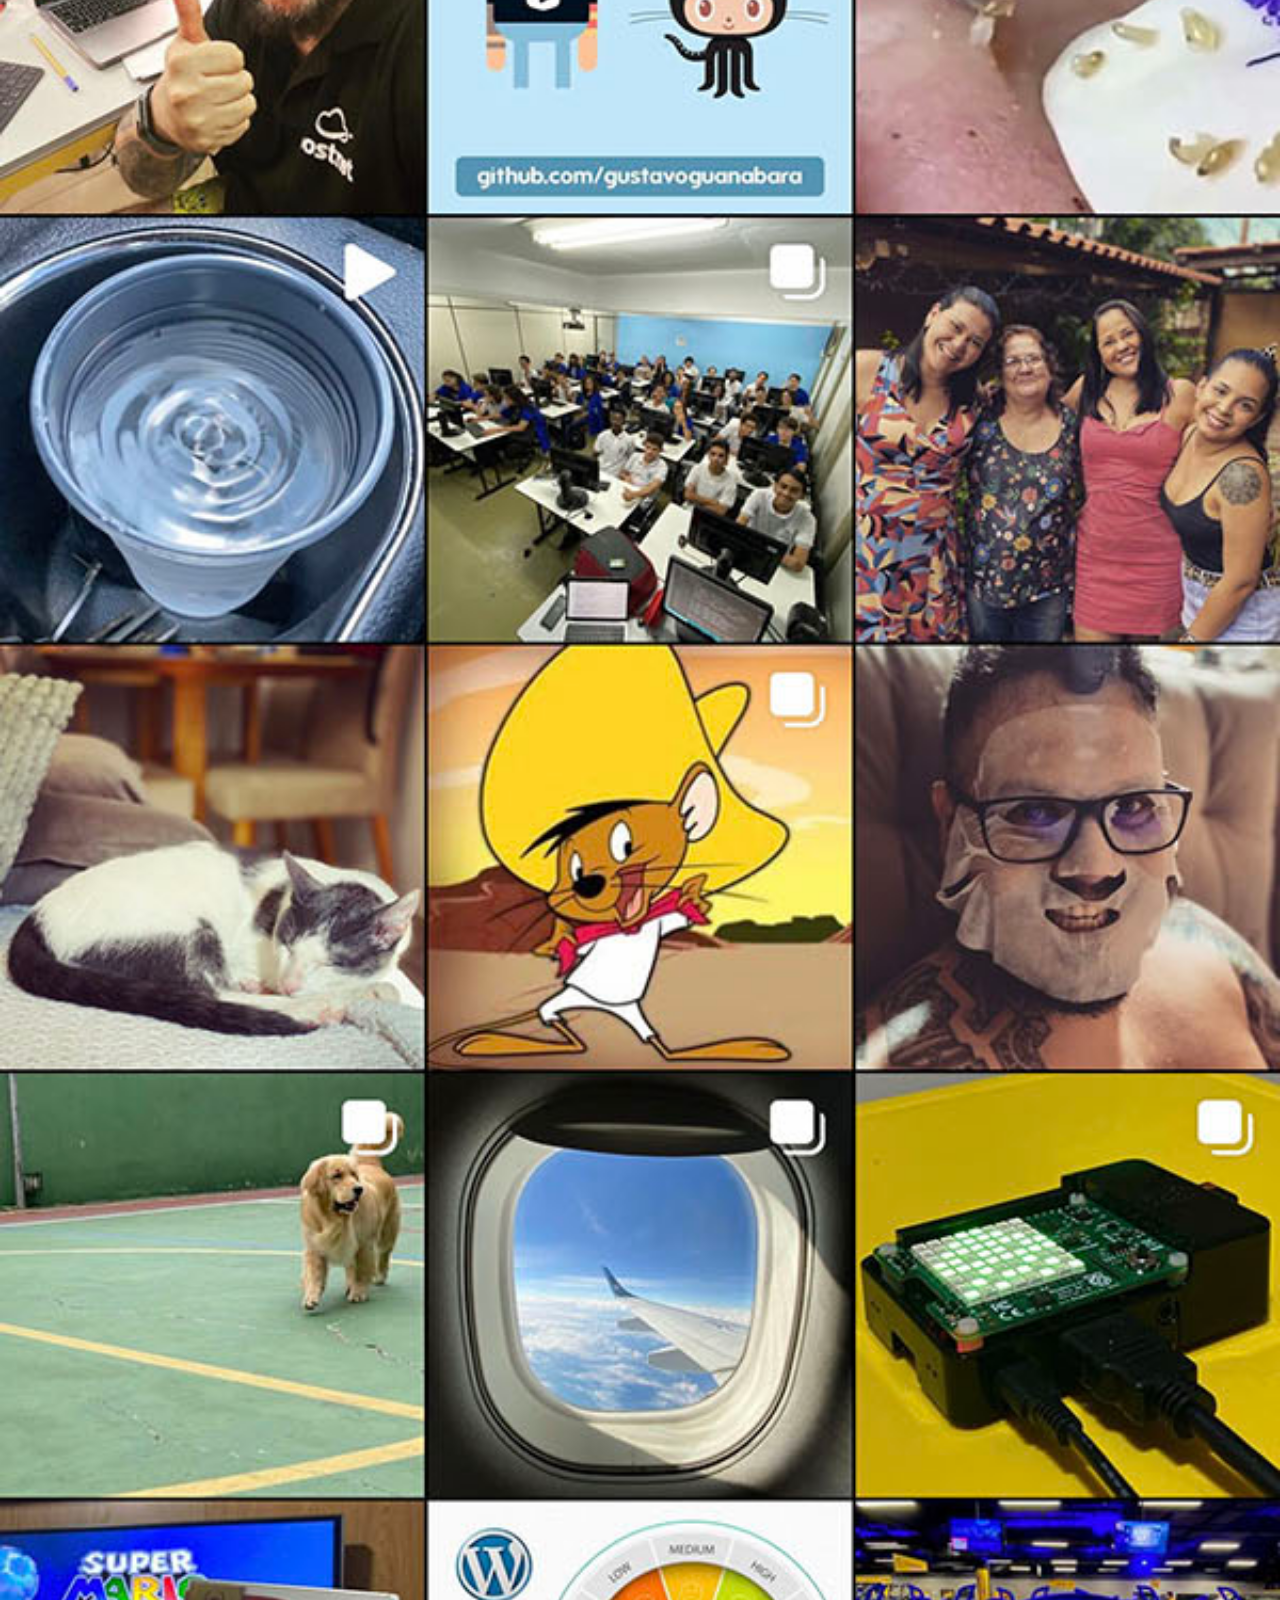
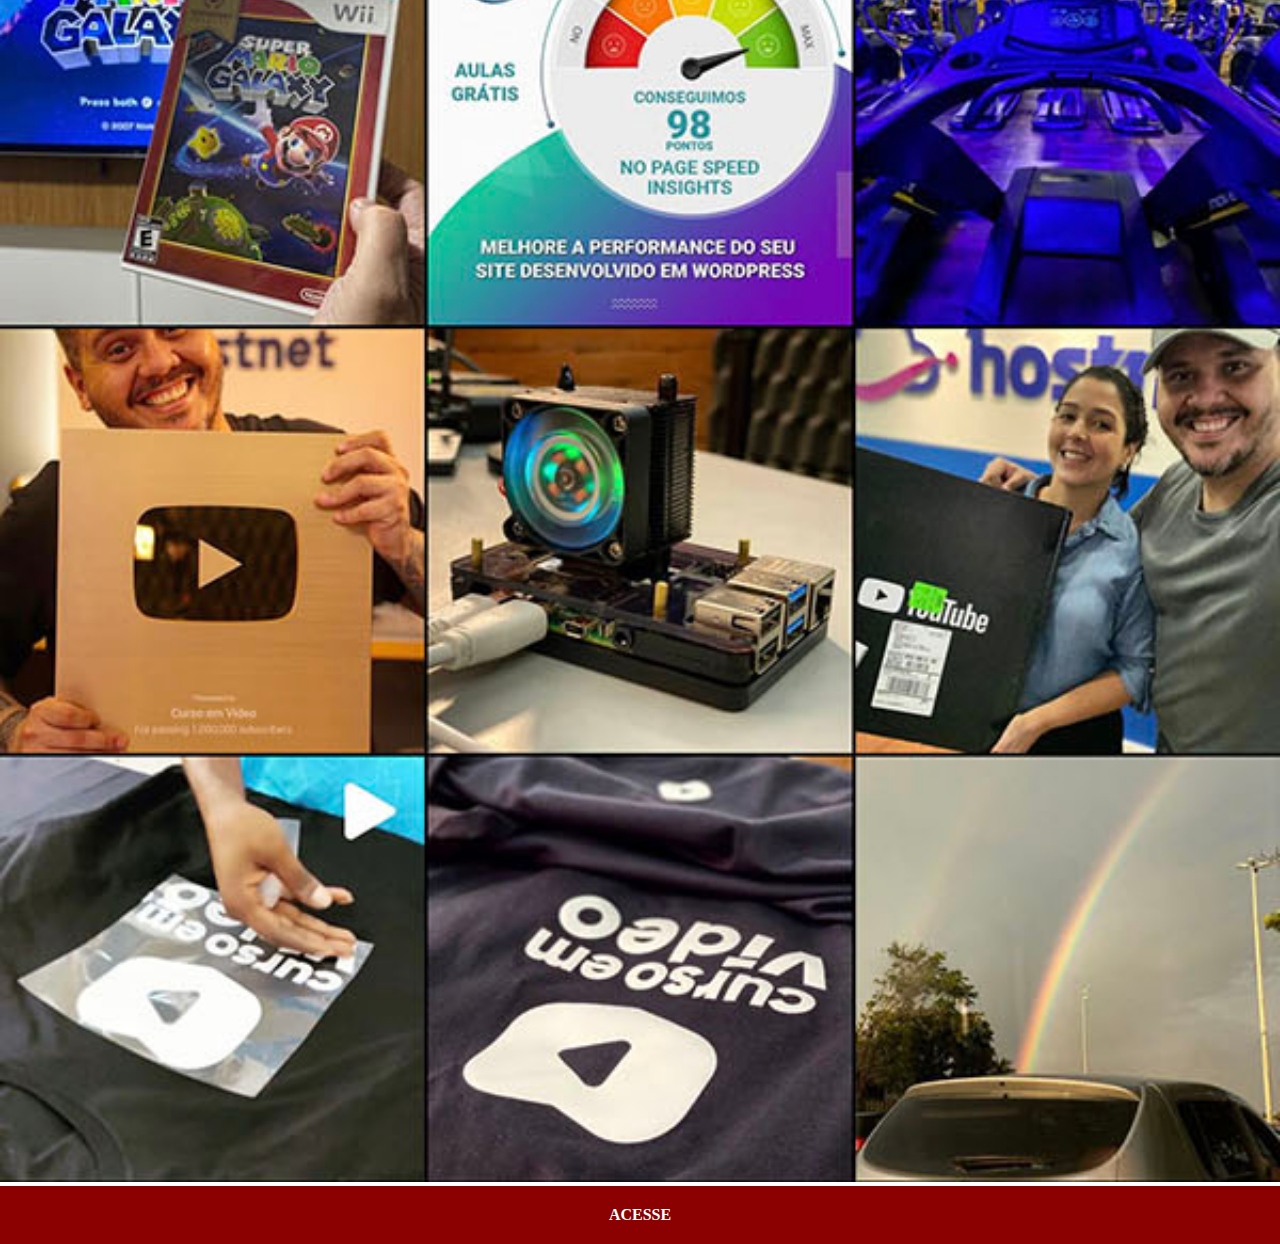
<file: instagram.html>
<!DOCTYPE html>
<html lang="pt-br">
<head>
    <meta charset="UTF-8">
    <meta name="viewport" content="width=device-width, initial-scale=1.0">
    <title>Instagram</title>
    <link rel="stylesheet" href="estilos/social.css">
</head>
<body>
    <img src="imagens/tela-instagram.jpg" alt="instagram">
    <a href="https://www.instagram.com/gracatona" target="_blank">ACESSE</a>
</body>
</html>
</file>
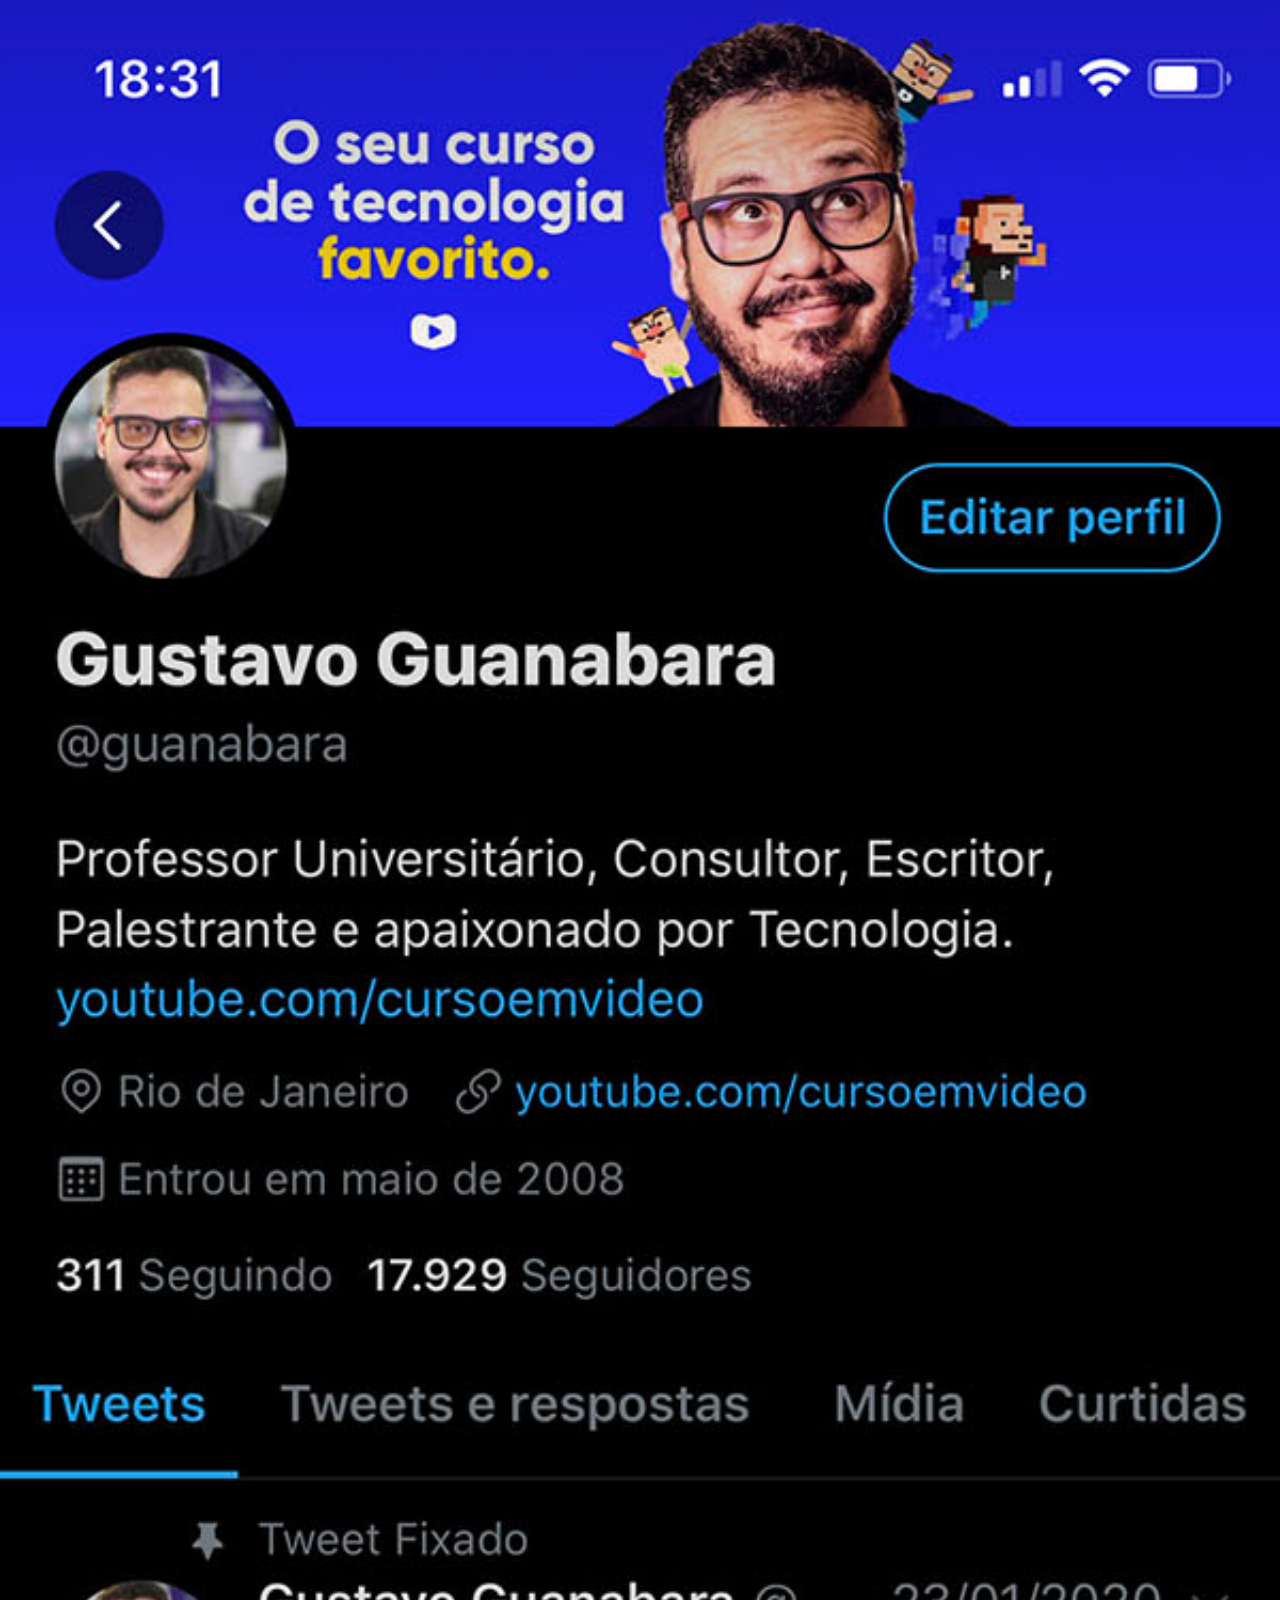
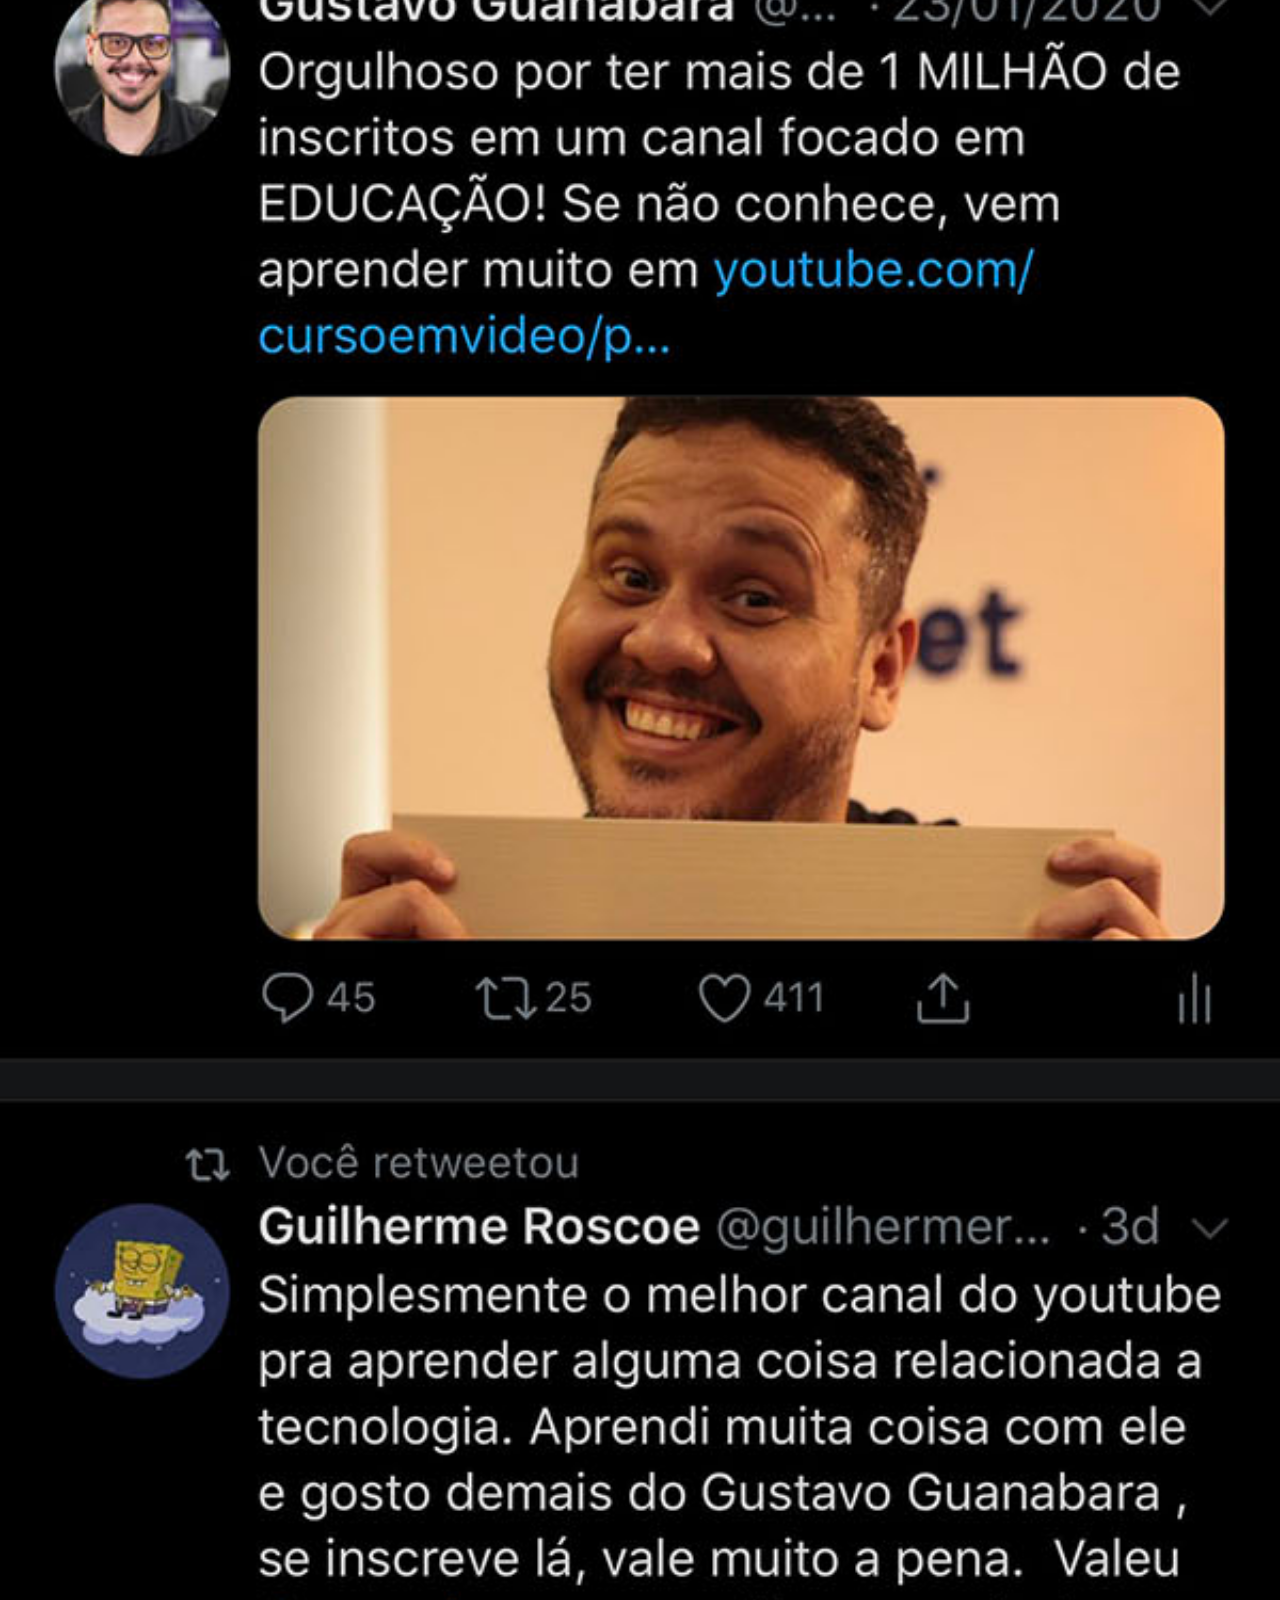
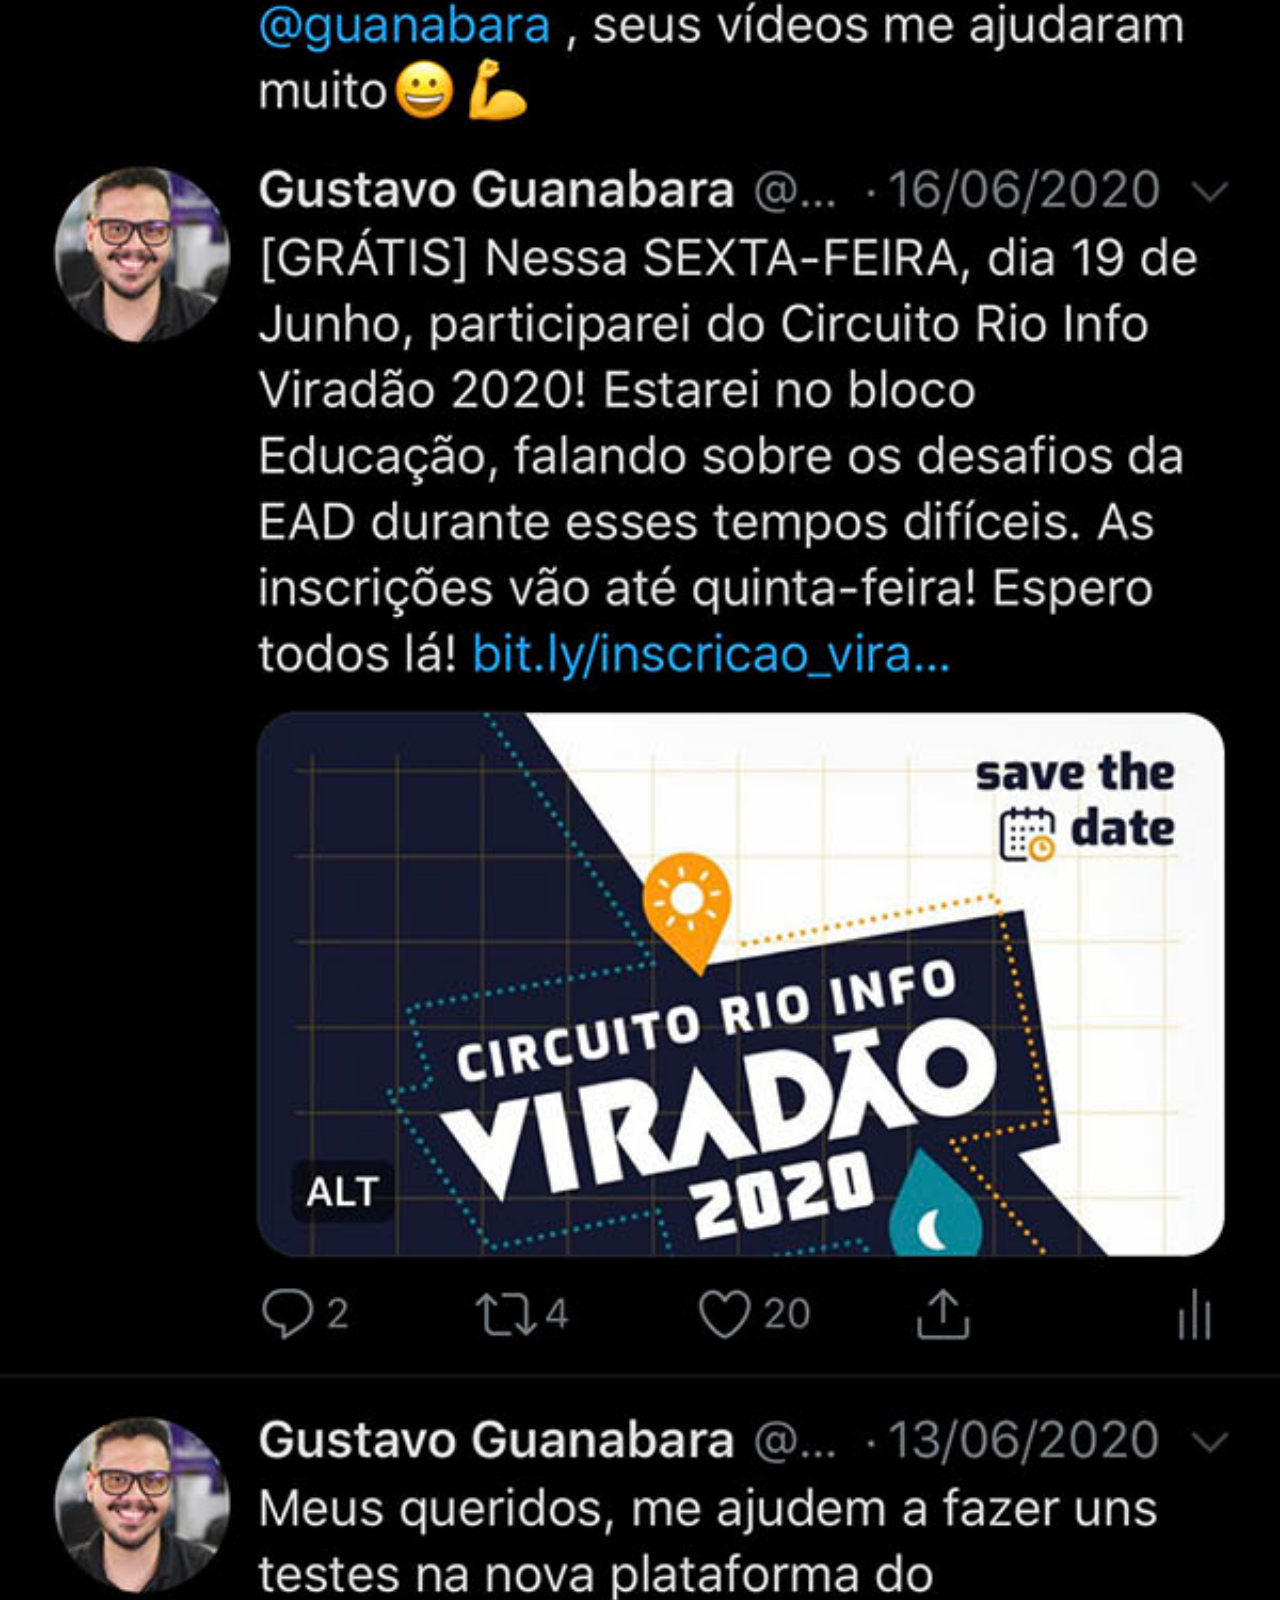
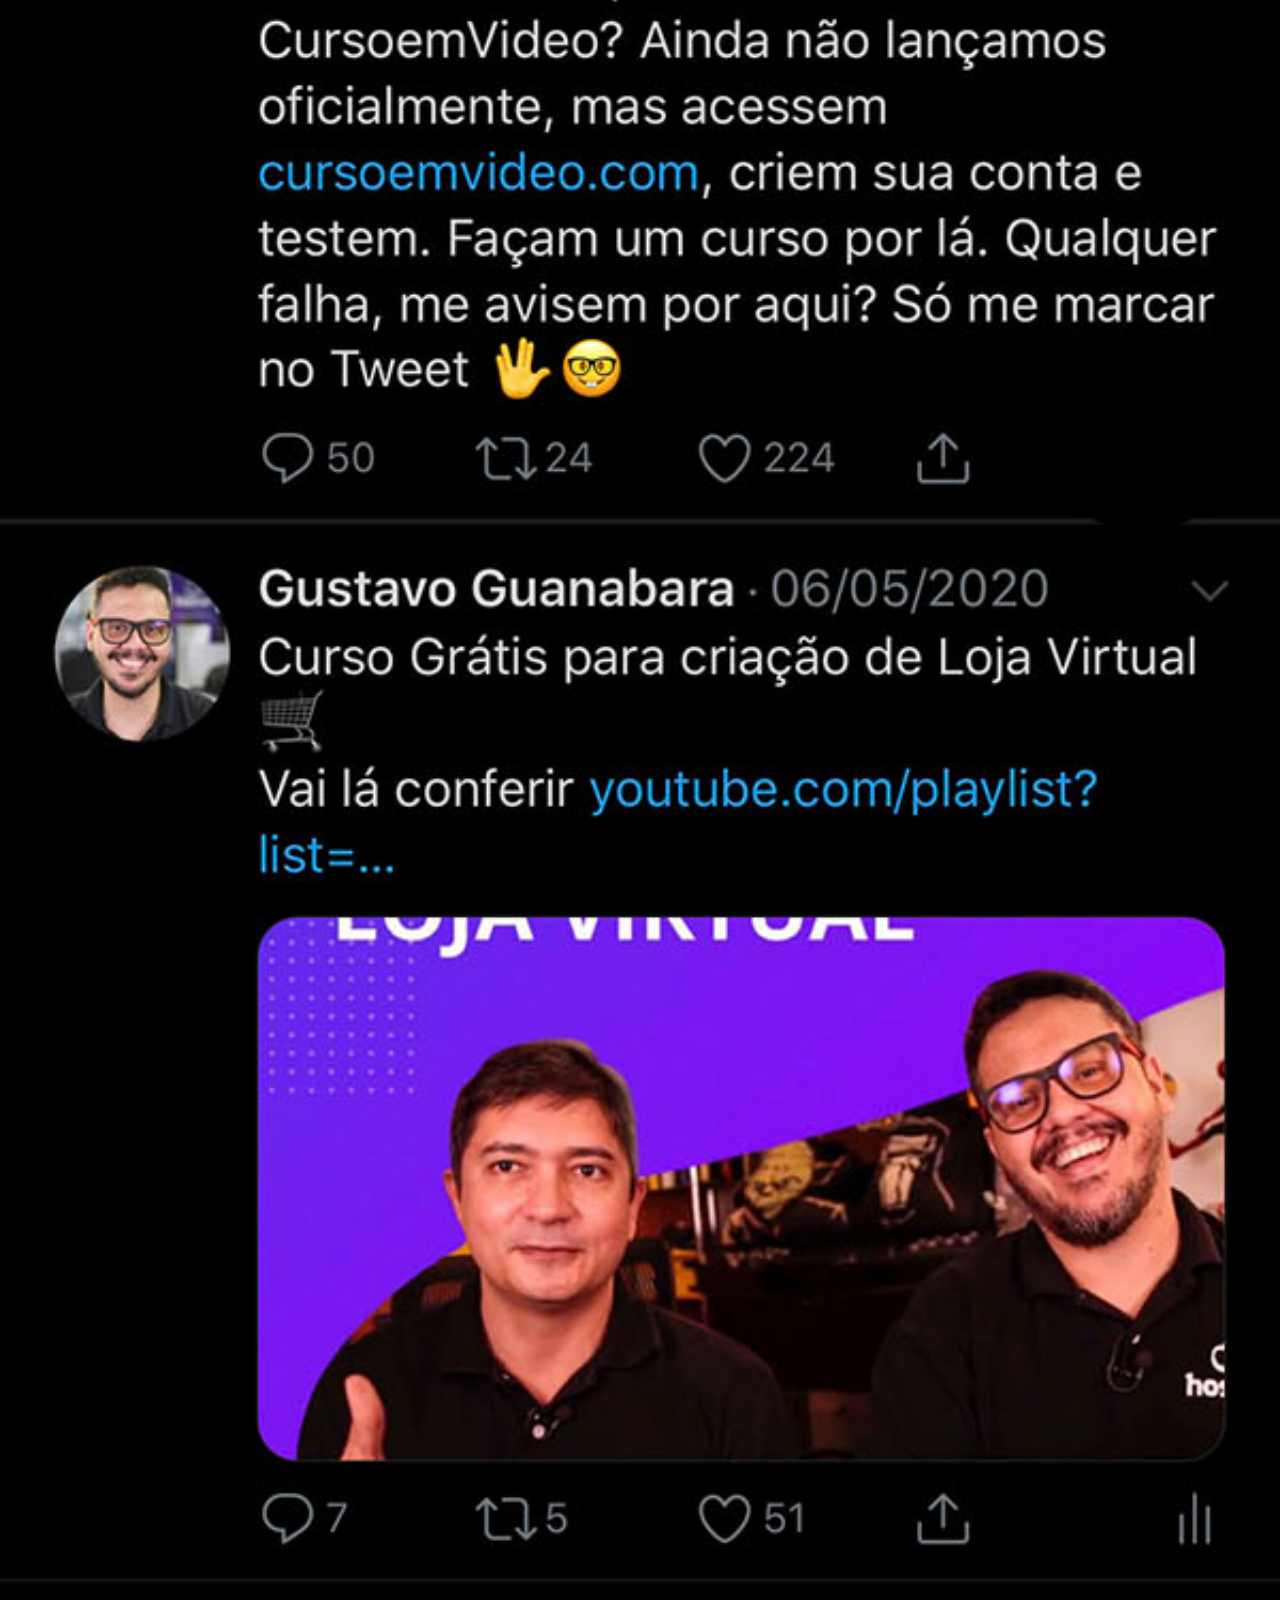
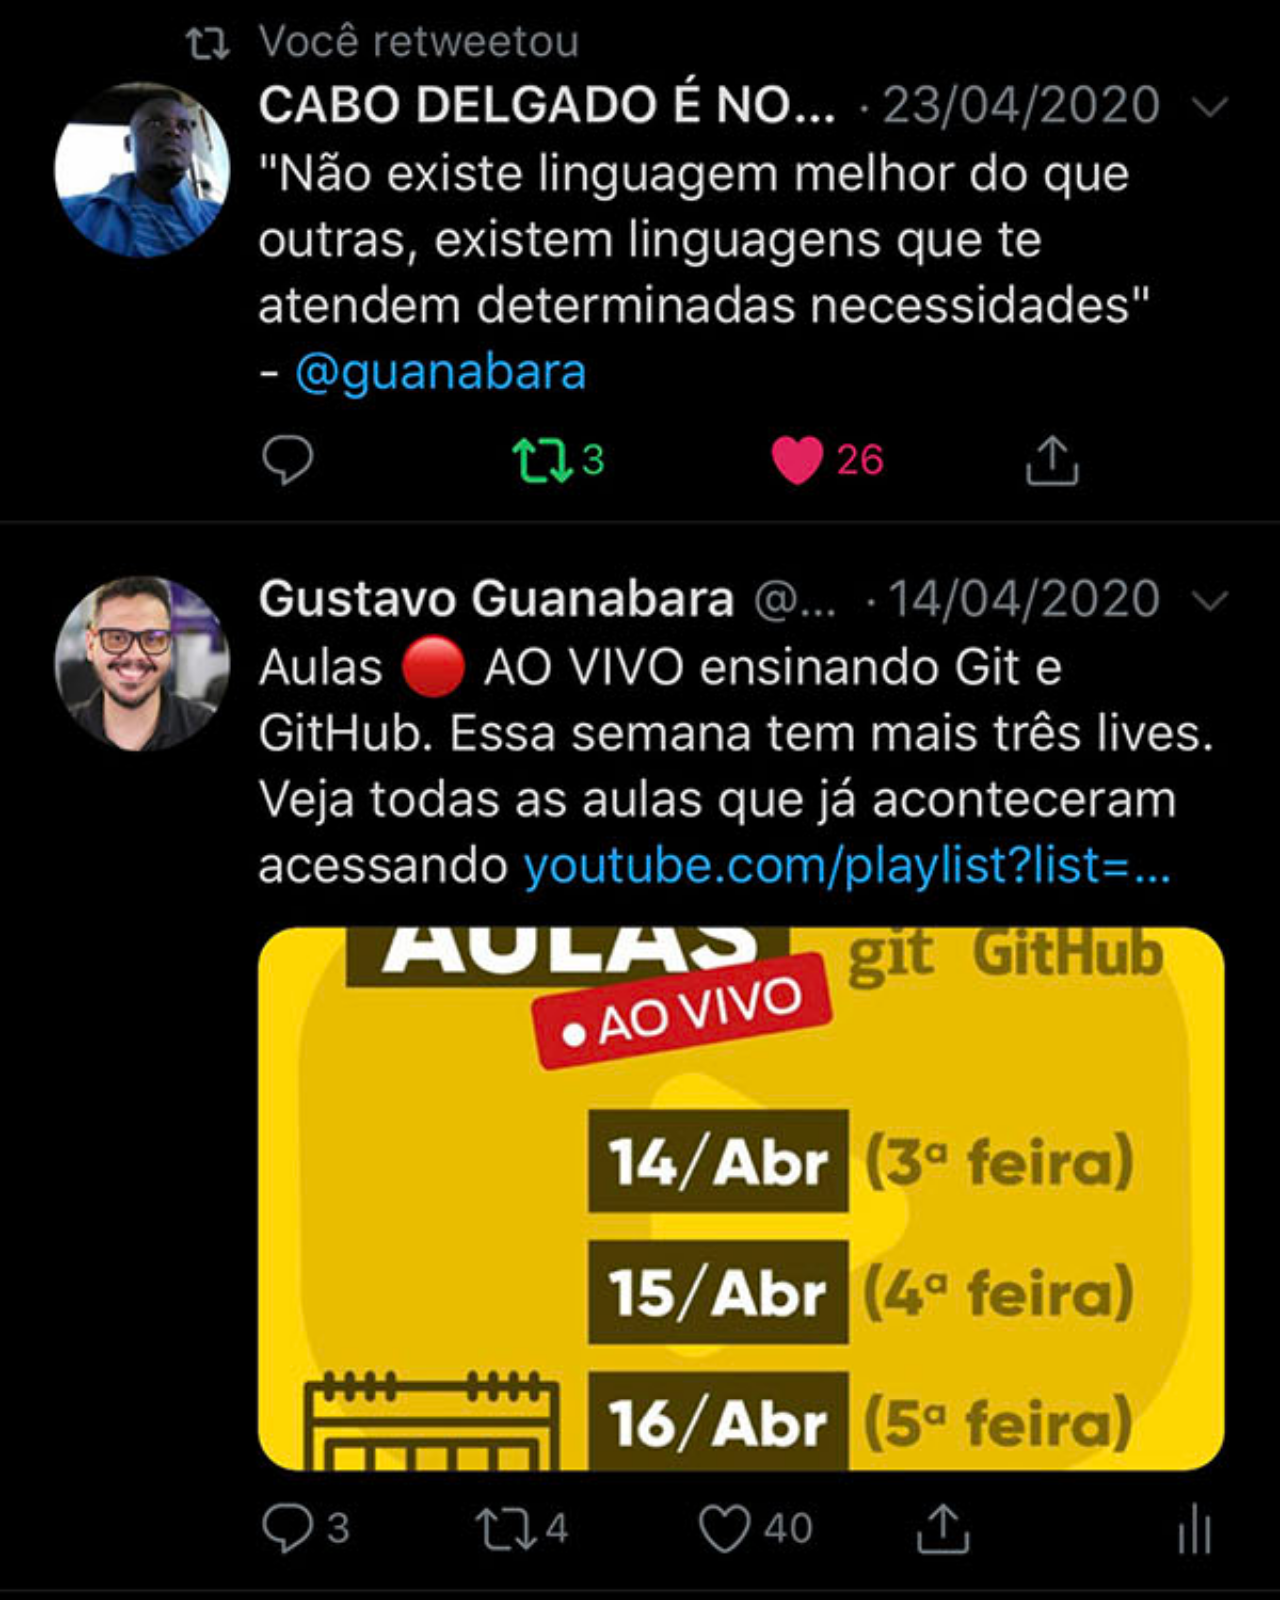
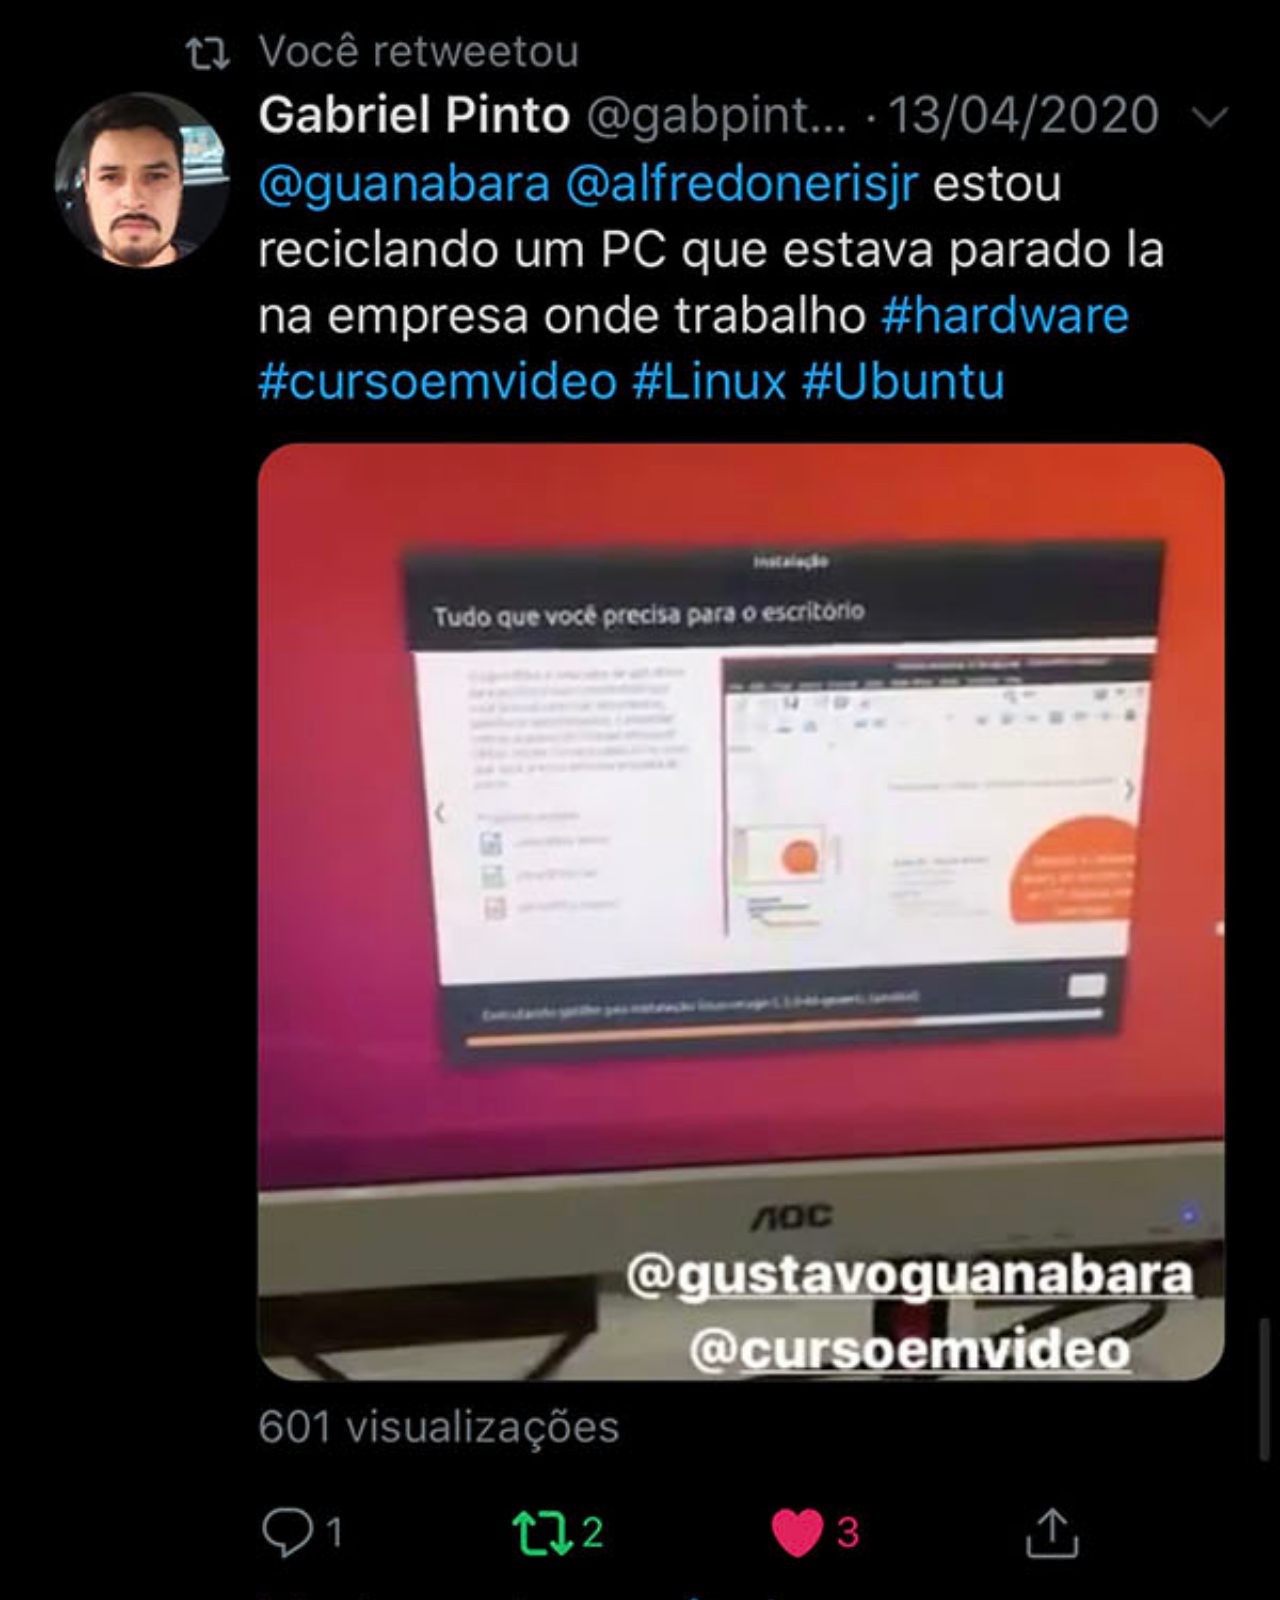
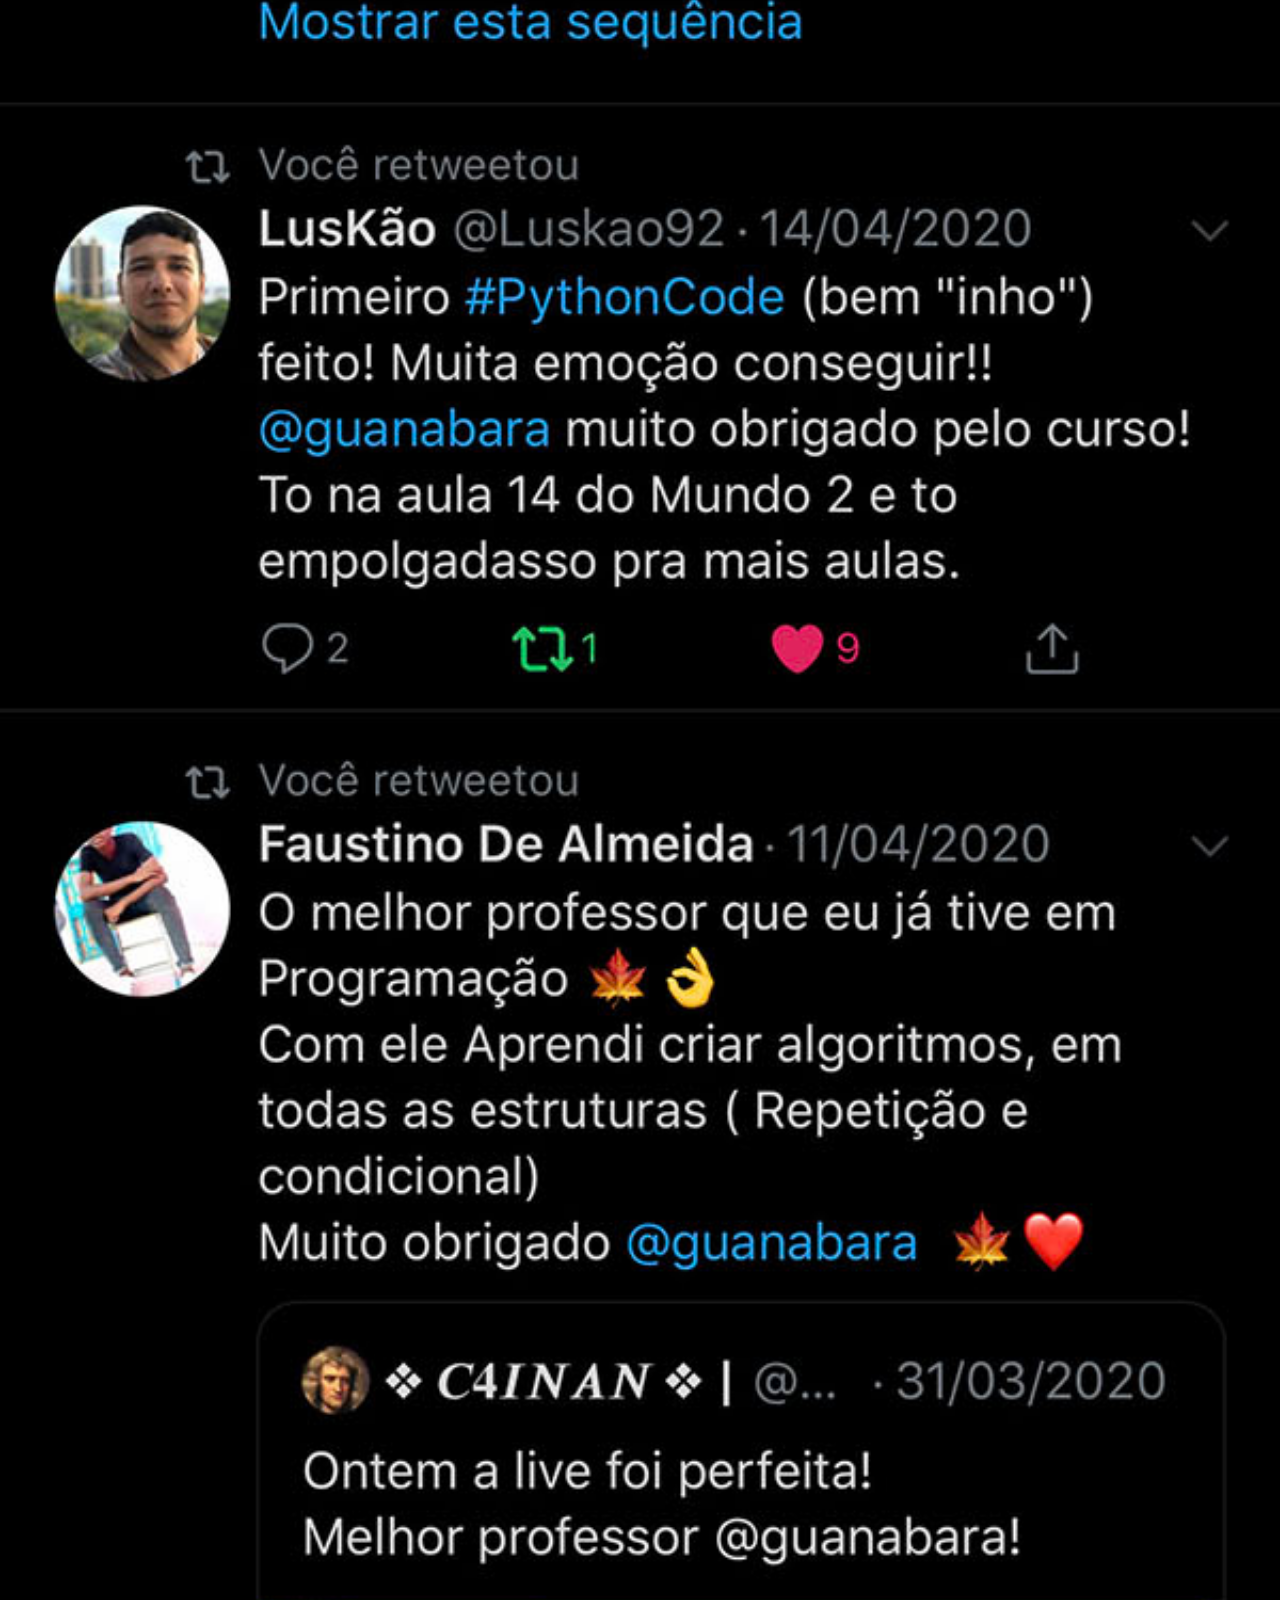
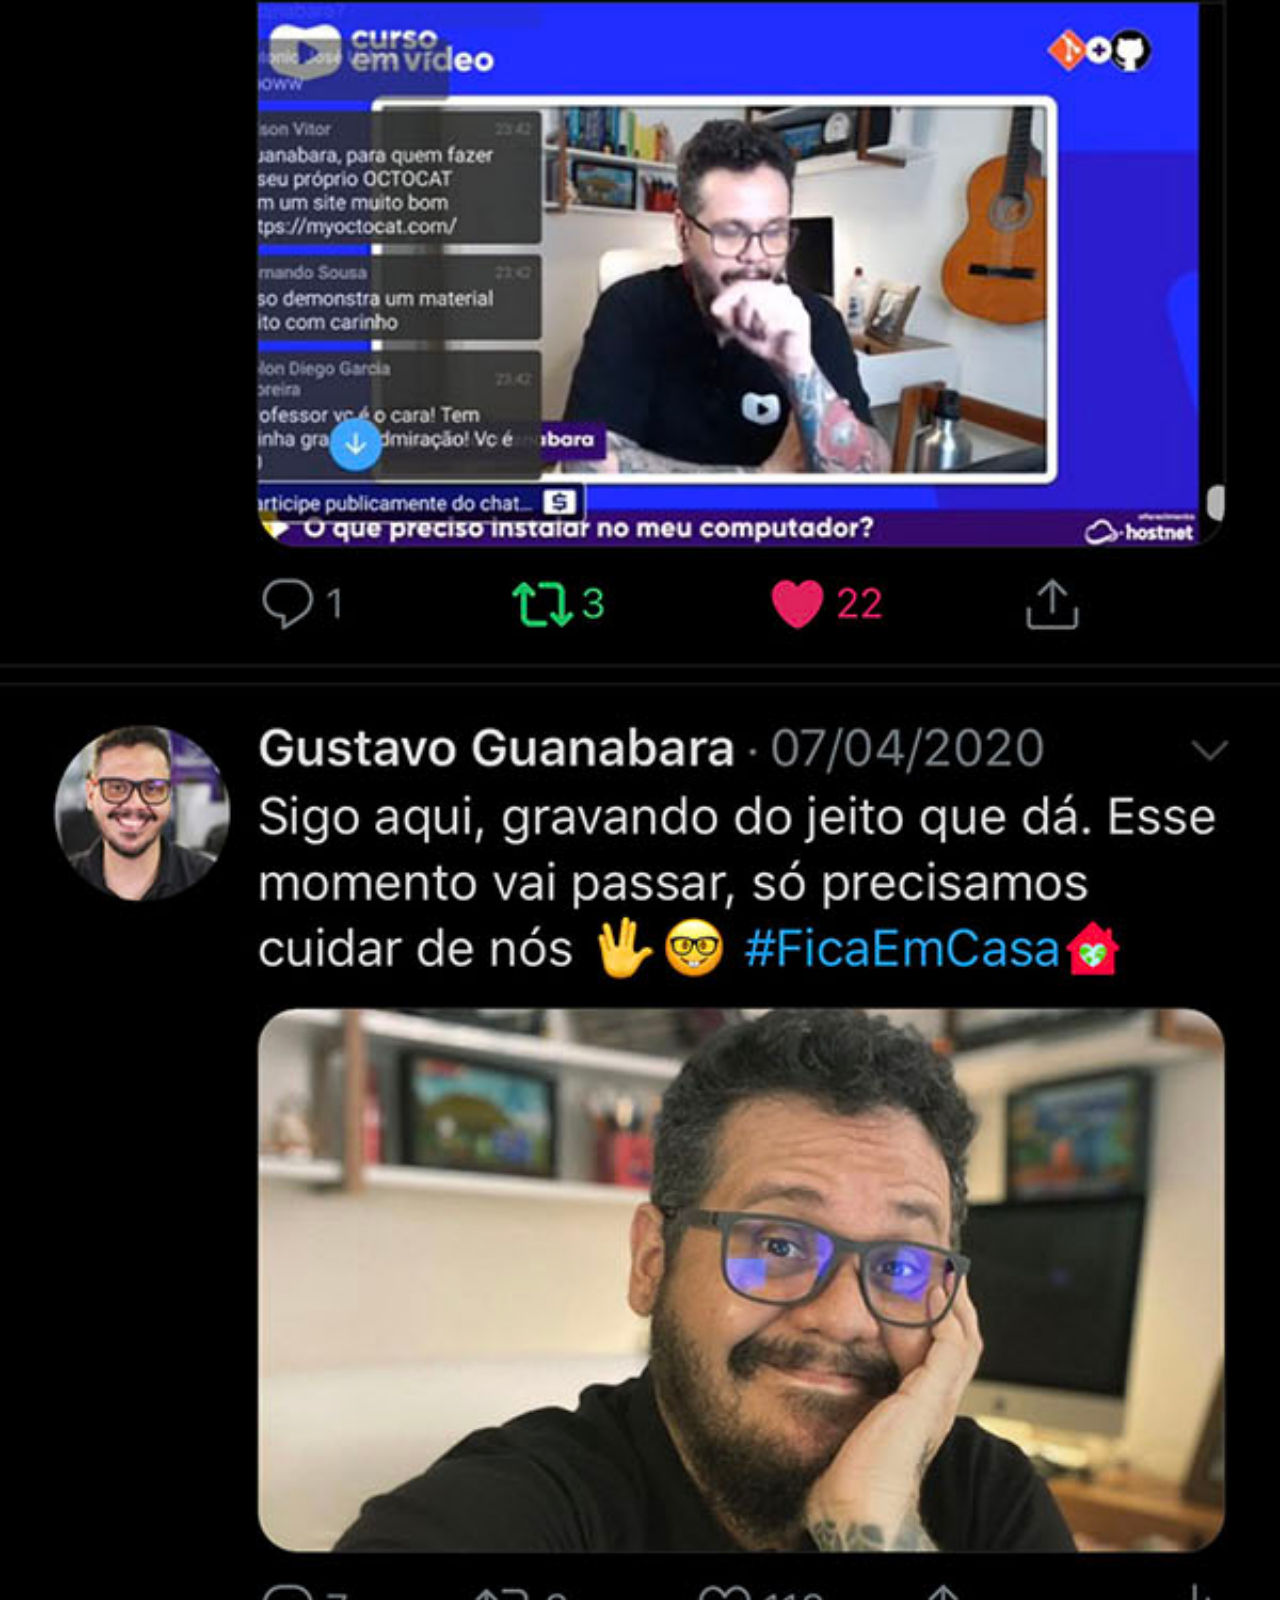
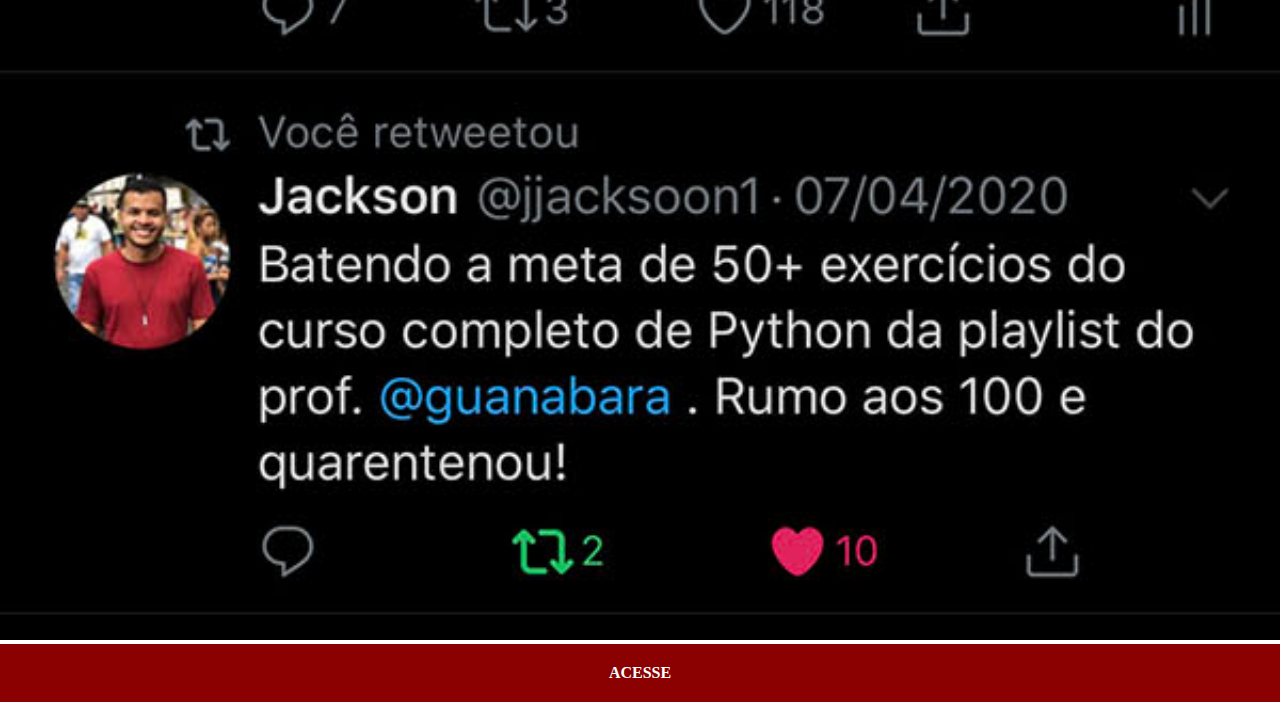
<file: twitter.html>
<!DOCTYPE html>
<html lang="pt-br">
<head>
    <meta charset="UTF-8">
    <meta name="viewport" content="width=device-width, initial-scale=1.0">
    <title>Twitter</title>
    <link rel="stylesheet" href="estilos/social.css">
</head>
<body>
    <img src="imagens/tela-twitter.jpg" alt="twitter">
    <a href="https://www.twitter.com/gracatona" target="_blank">ACESSE</a>
</body>
</html>
</file>
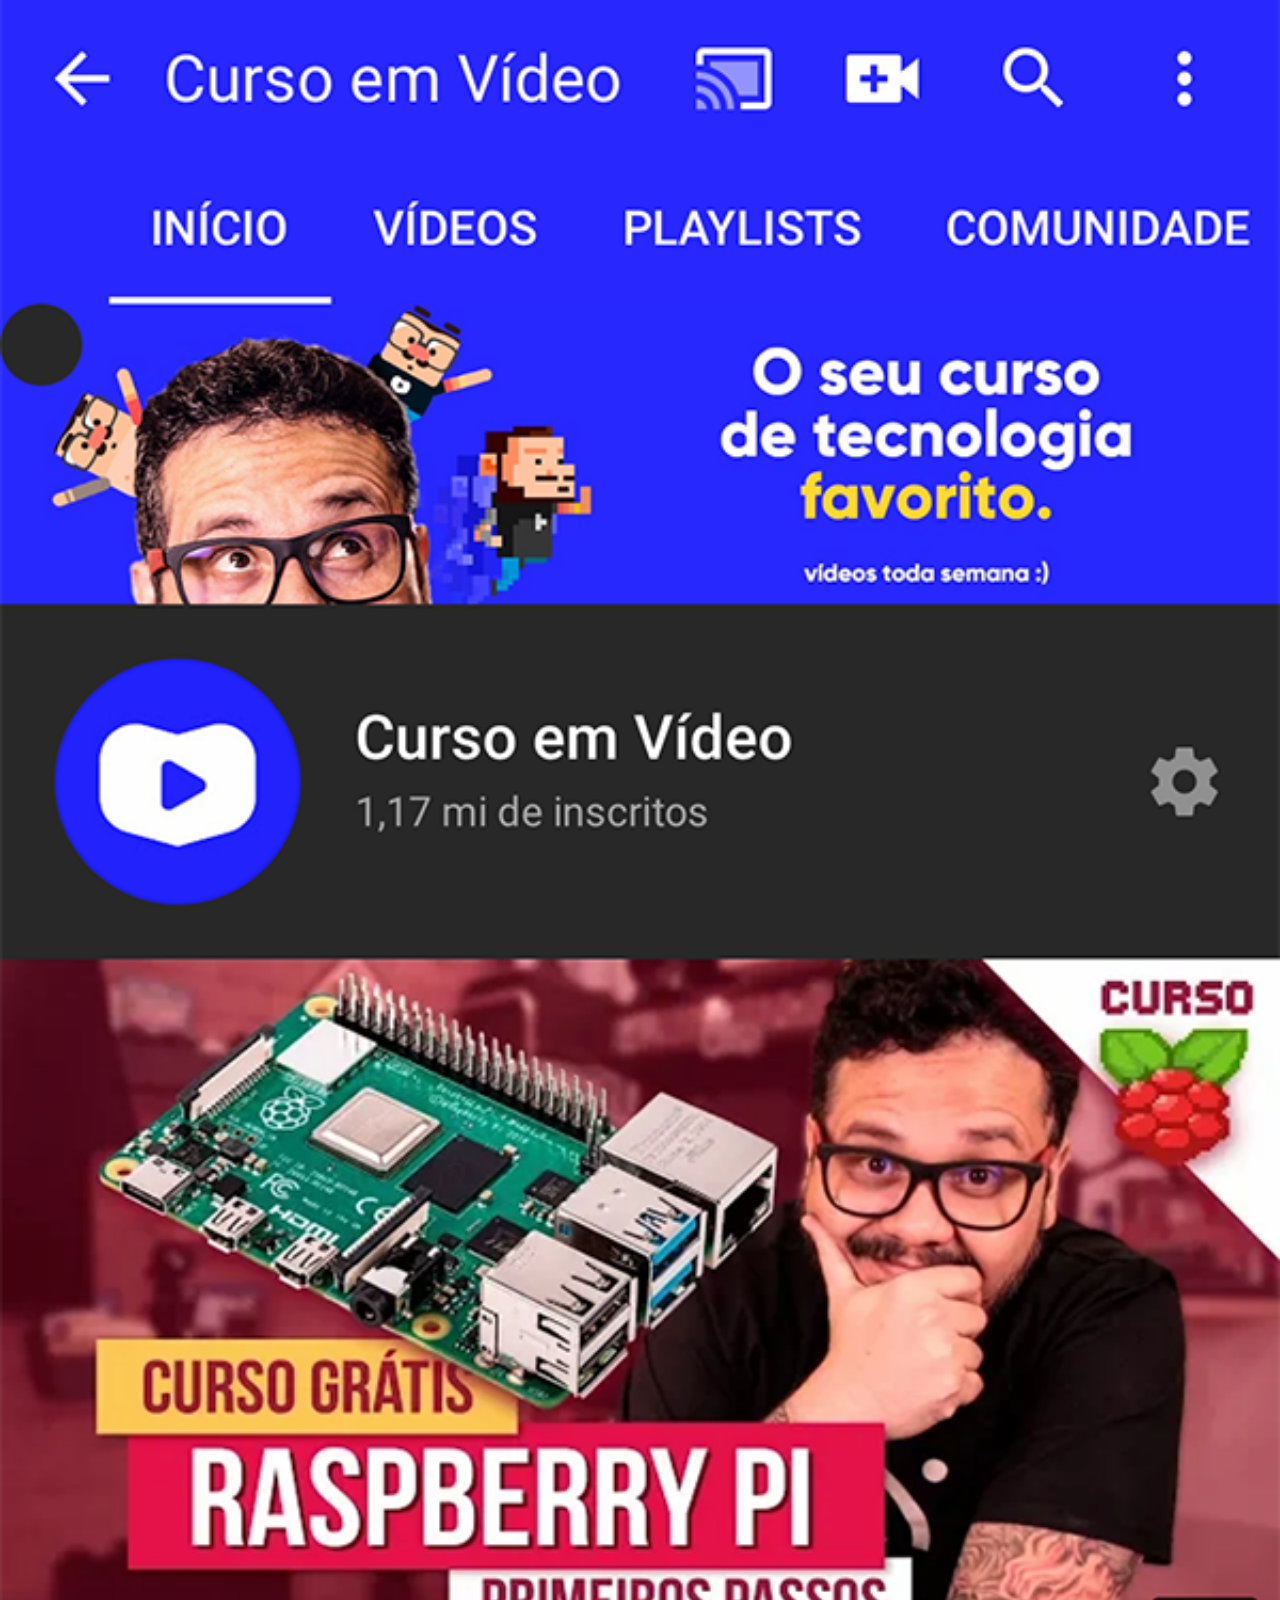
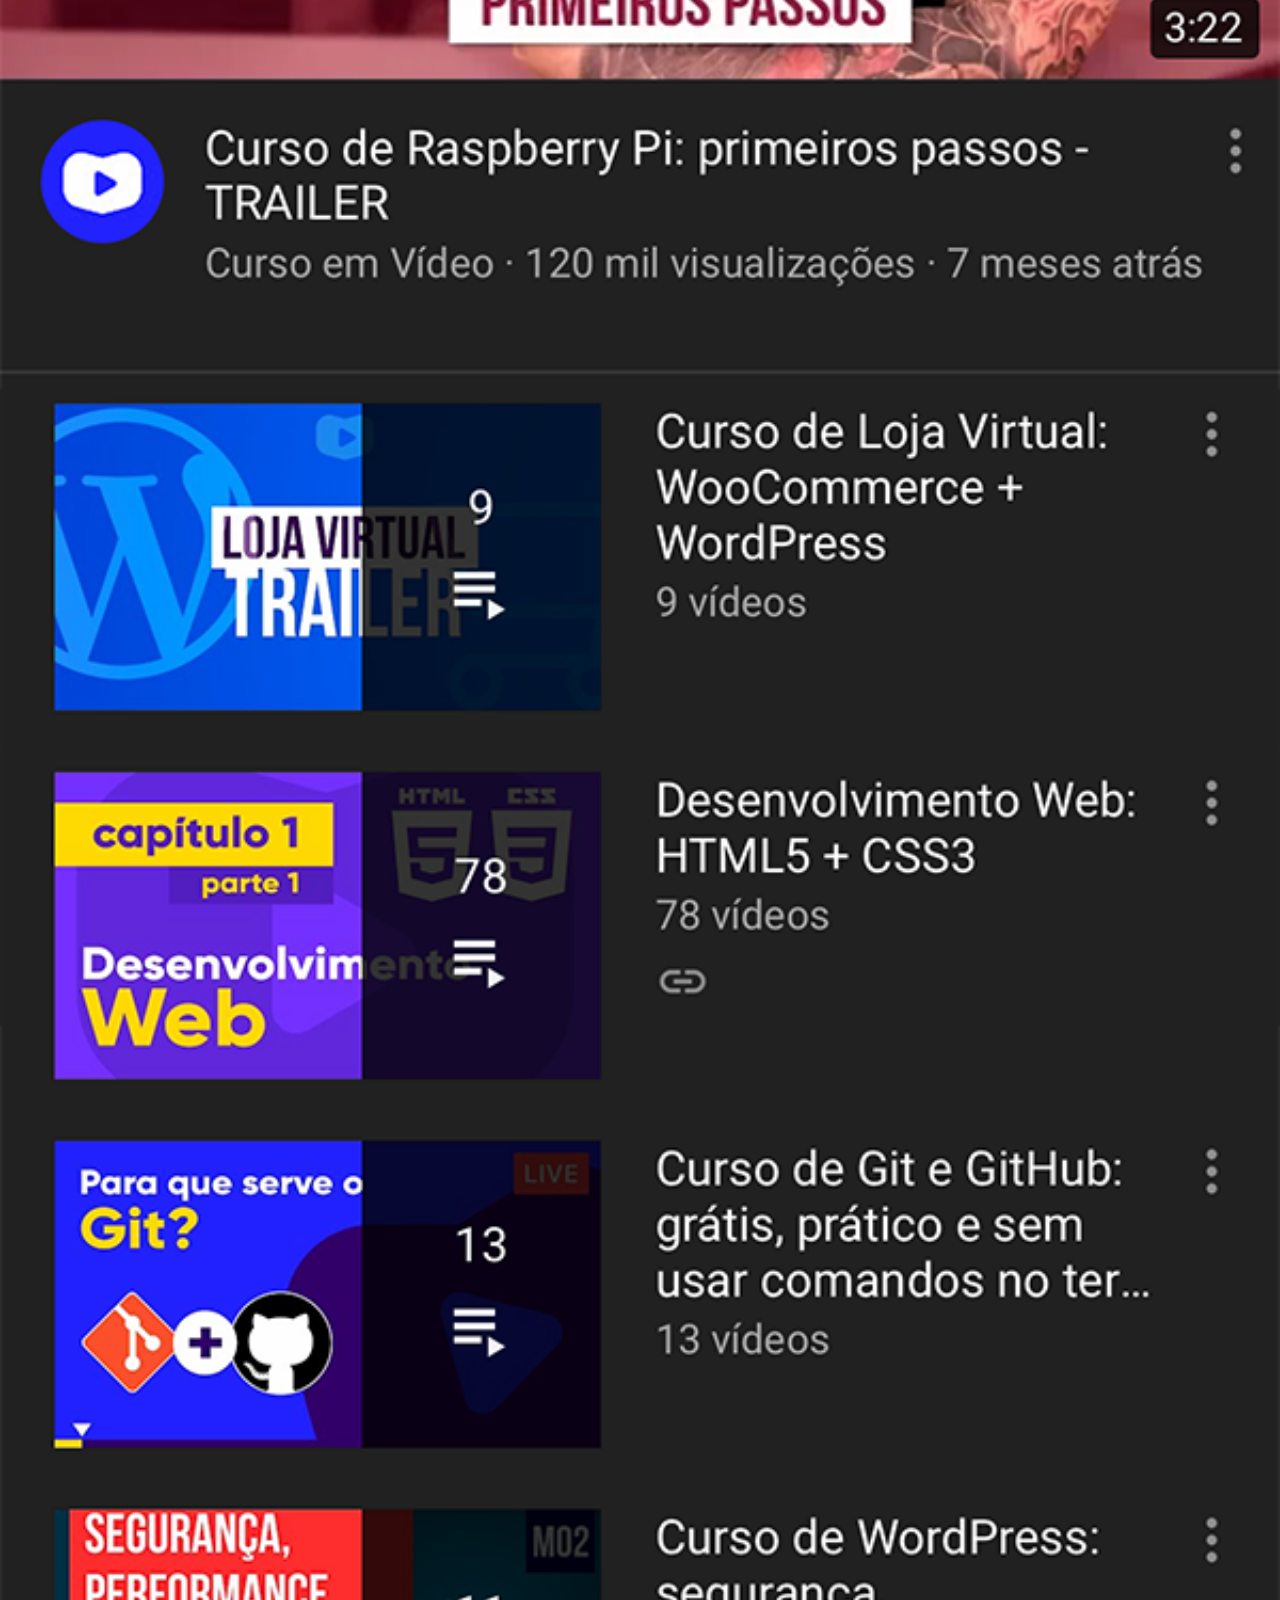
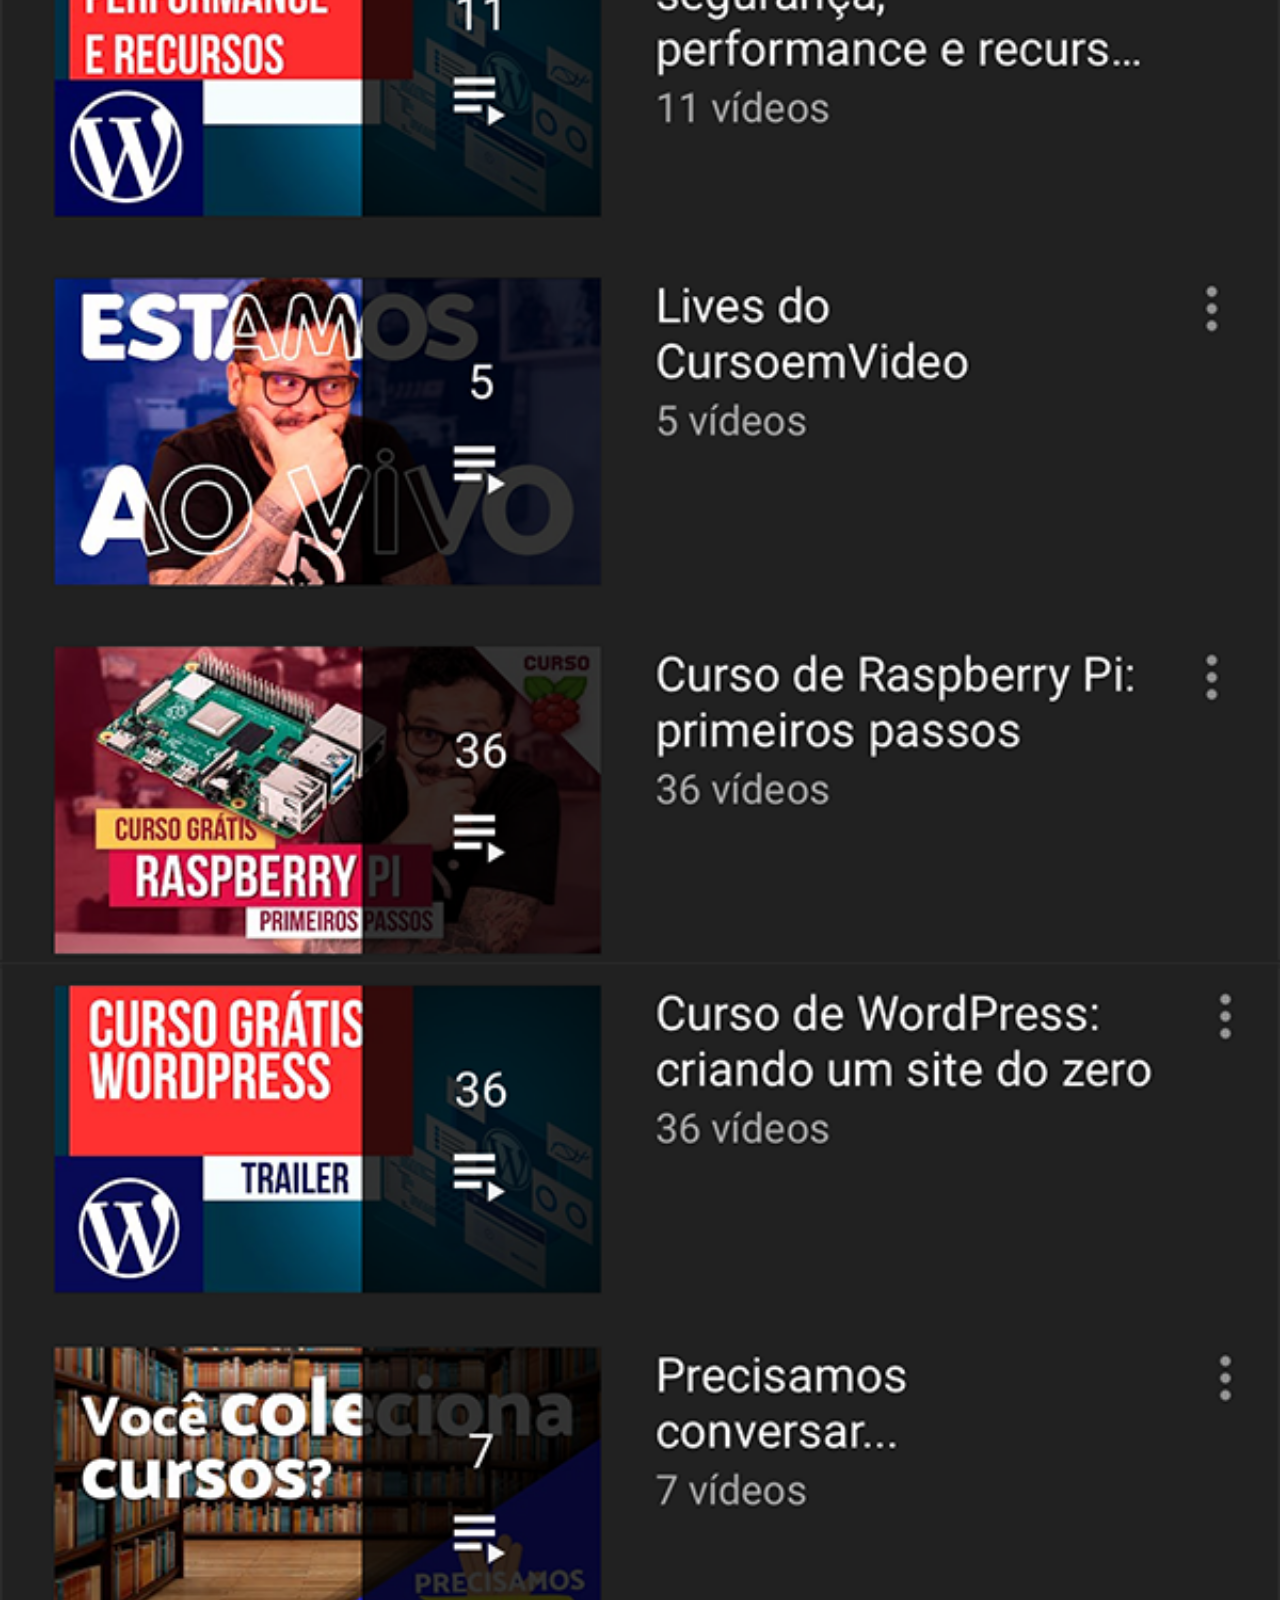
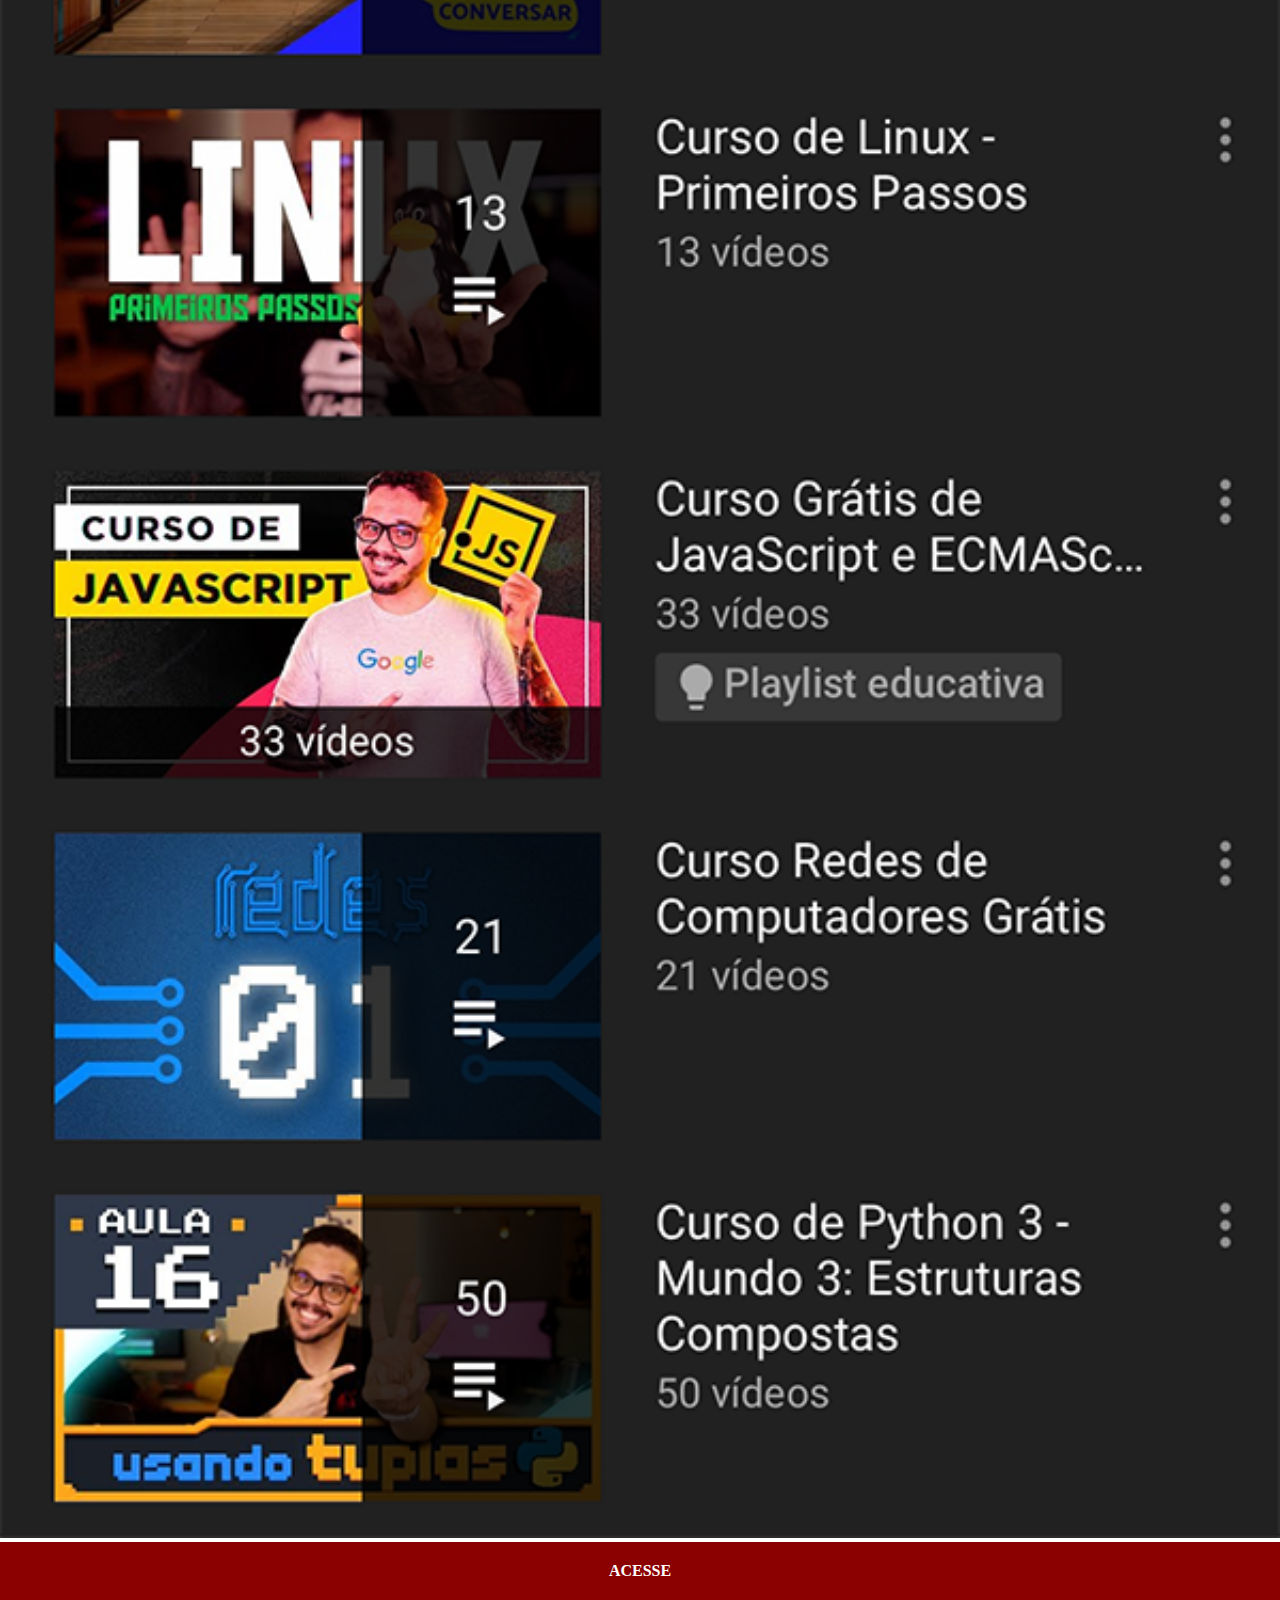
<file: youtube.html>
<!DOCTYPE html>
<html lang="pt-br">
<head>
    <meta charset="UTF-8">
    <meta name="viewport" content="width=device-width, initial-scale=1.0">
    <title>youtube</title>
    <link rel="stylesheet" href="estilos/social.css">
</head>
<body>
    <img src="imagens/tela-youtube.png" alt="youtube">
    <a href="https://www.youtube.com/gracatona" target="_blank">ACESSE</a>
</body>
</html>
</file>
<file: estilos/style.css>
@charset "UTF-8";

* {
    margin: 0px;
    padding: 0px;
    font-family: Arial, Helvetica, sans-serif;
}

html, body {
    height: 100vh;
    width: 100vw;
    background-color: black;
}
body {
    background: url('../imagens/fundo-madeira.jpg') no-repeat top center;
    background-size: cover;
    background-attachment: fixed;
    margin-top: -20px;
}
main {
    height: 100vh;
    position: relative;
}
section#telefone {
    position: absolute;
    top: 50%;
    left: 50%;
    transform: translate(-50%, -50%);
    height: 627px;
    width: 311px;
    background: url(../imagens/frame-iphone.png) no-repeat;
}
iframe#tela {
    position: relative;
    top: 80px;
    left: 22px;
    width: 267px;
    height: 473px;
}
#redes-sociais {
    text-align: right;
    margin: 20px;
}
section#redes-sociais  img {
    width: 50px;
    margin: 10px;
    border-radius: 50%;
    box-shadow: 2px 2px 5px rgba(0, 0, 0, 0.719);
    box-sizing: border-box;
}
section#redes-sociais img:hover {
    border: 2px solid rgba(255, 255, 255, 0.637);
    transform: translate(-5px, -5px);
    box-shadow: 5px 5px 10px rgba(0, 0, 0, 0.692);
    transition: transform 0.5s;
}
</file>
<file: estilos/social.css>
@charset "UTF-8";

* {
    margin: 0px;
    padding: 0px;
}
::-webkit-scrollbar {
    width: 0px;
    height: 0px;
}
img {
    width: 100vw;
}
a {
    display: block;
    background-color: darkred;
    padding: 20px;
    text-align: center;
    font-weight: bold;
    text-decoration: none;
    color: white;
}
a:hover {
    background-color: red;

}
</file>
